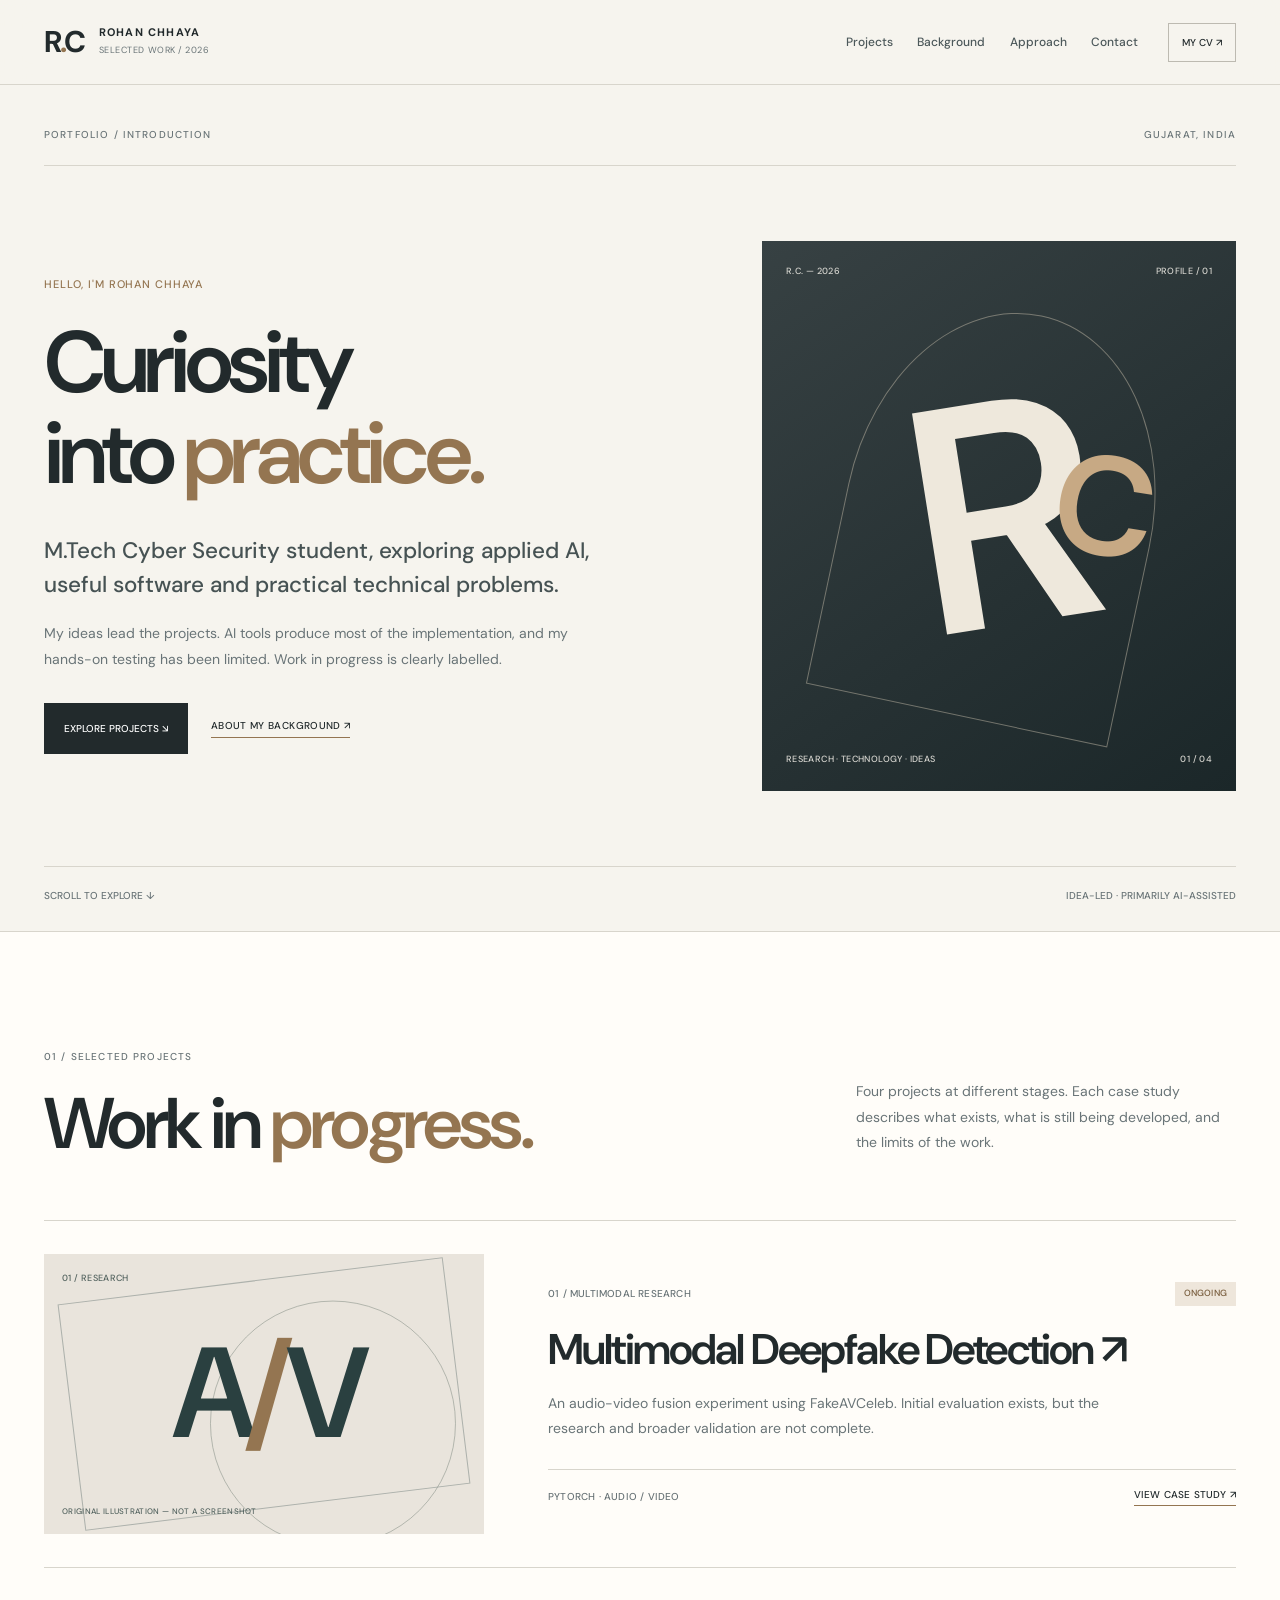
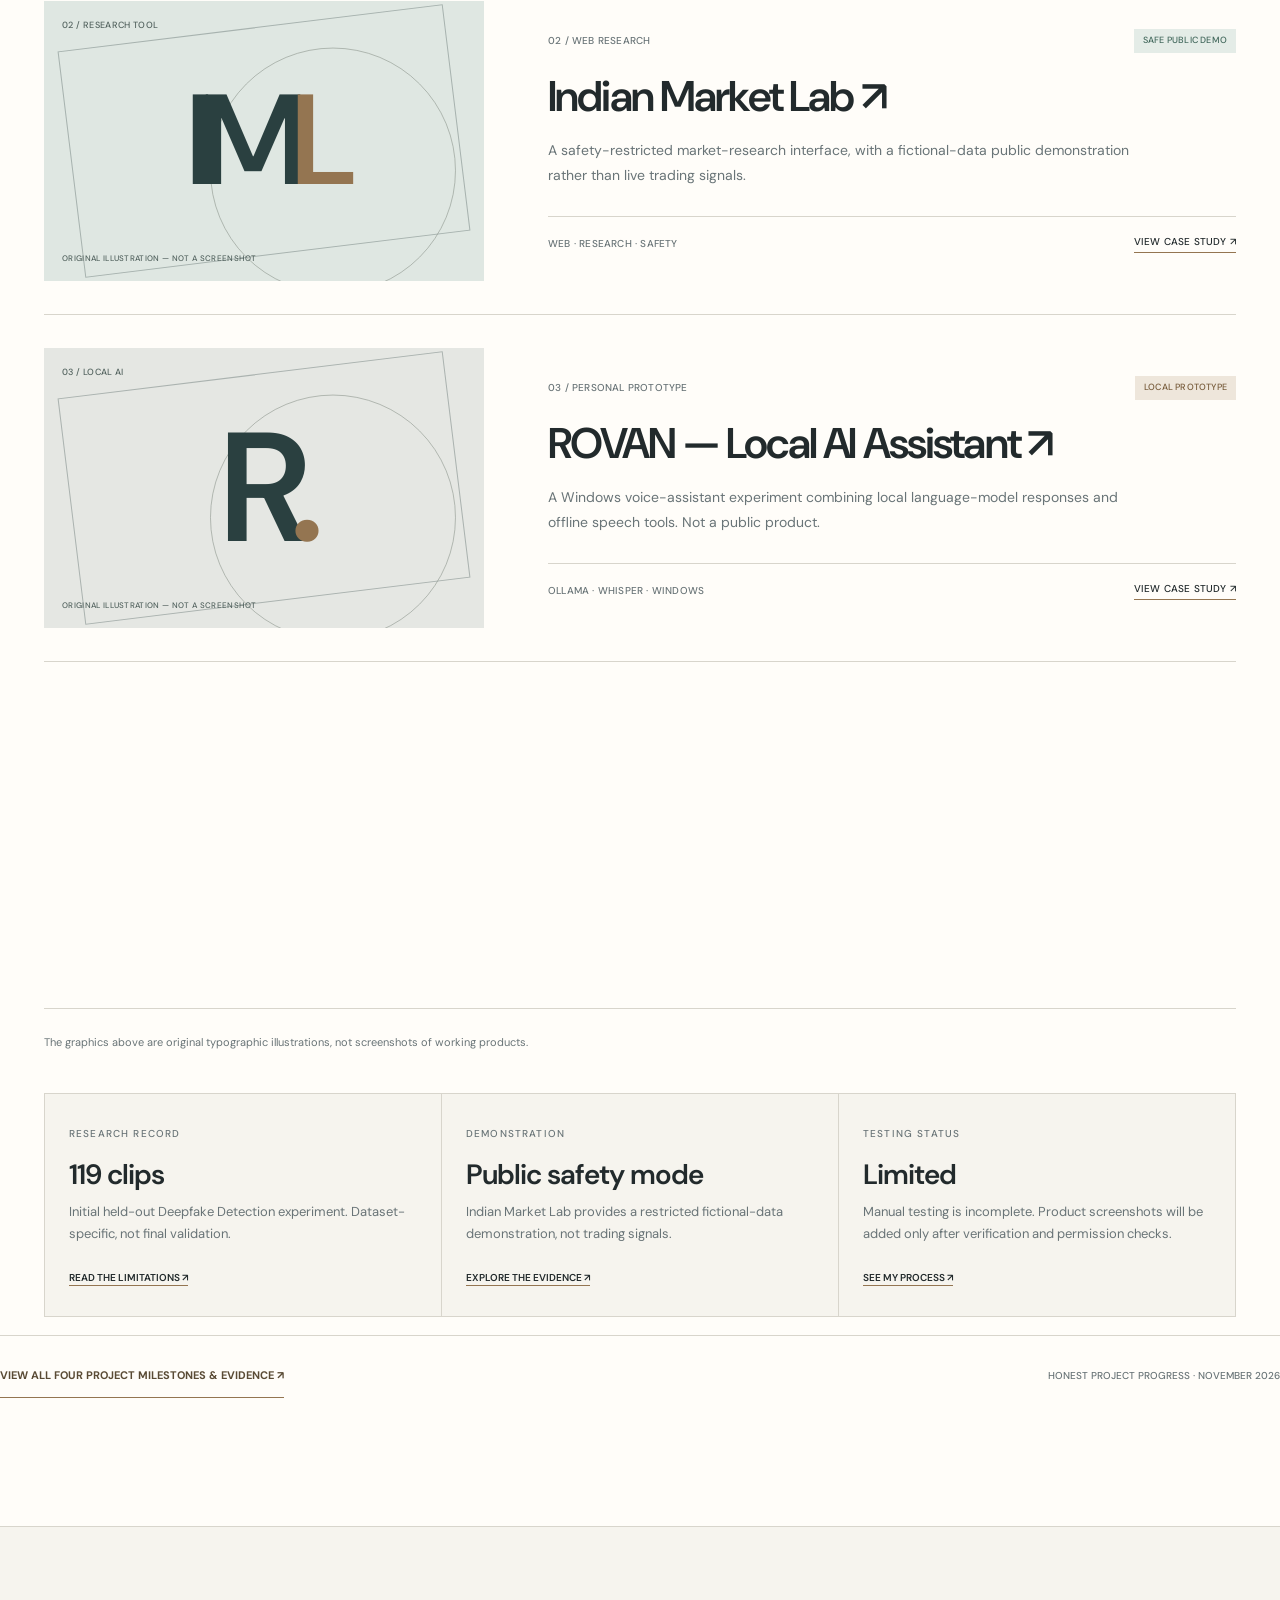
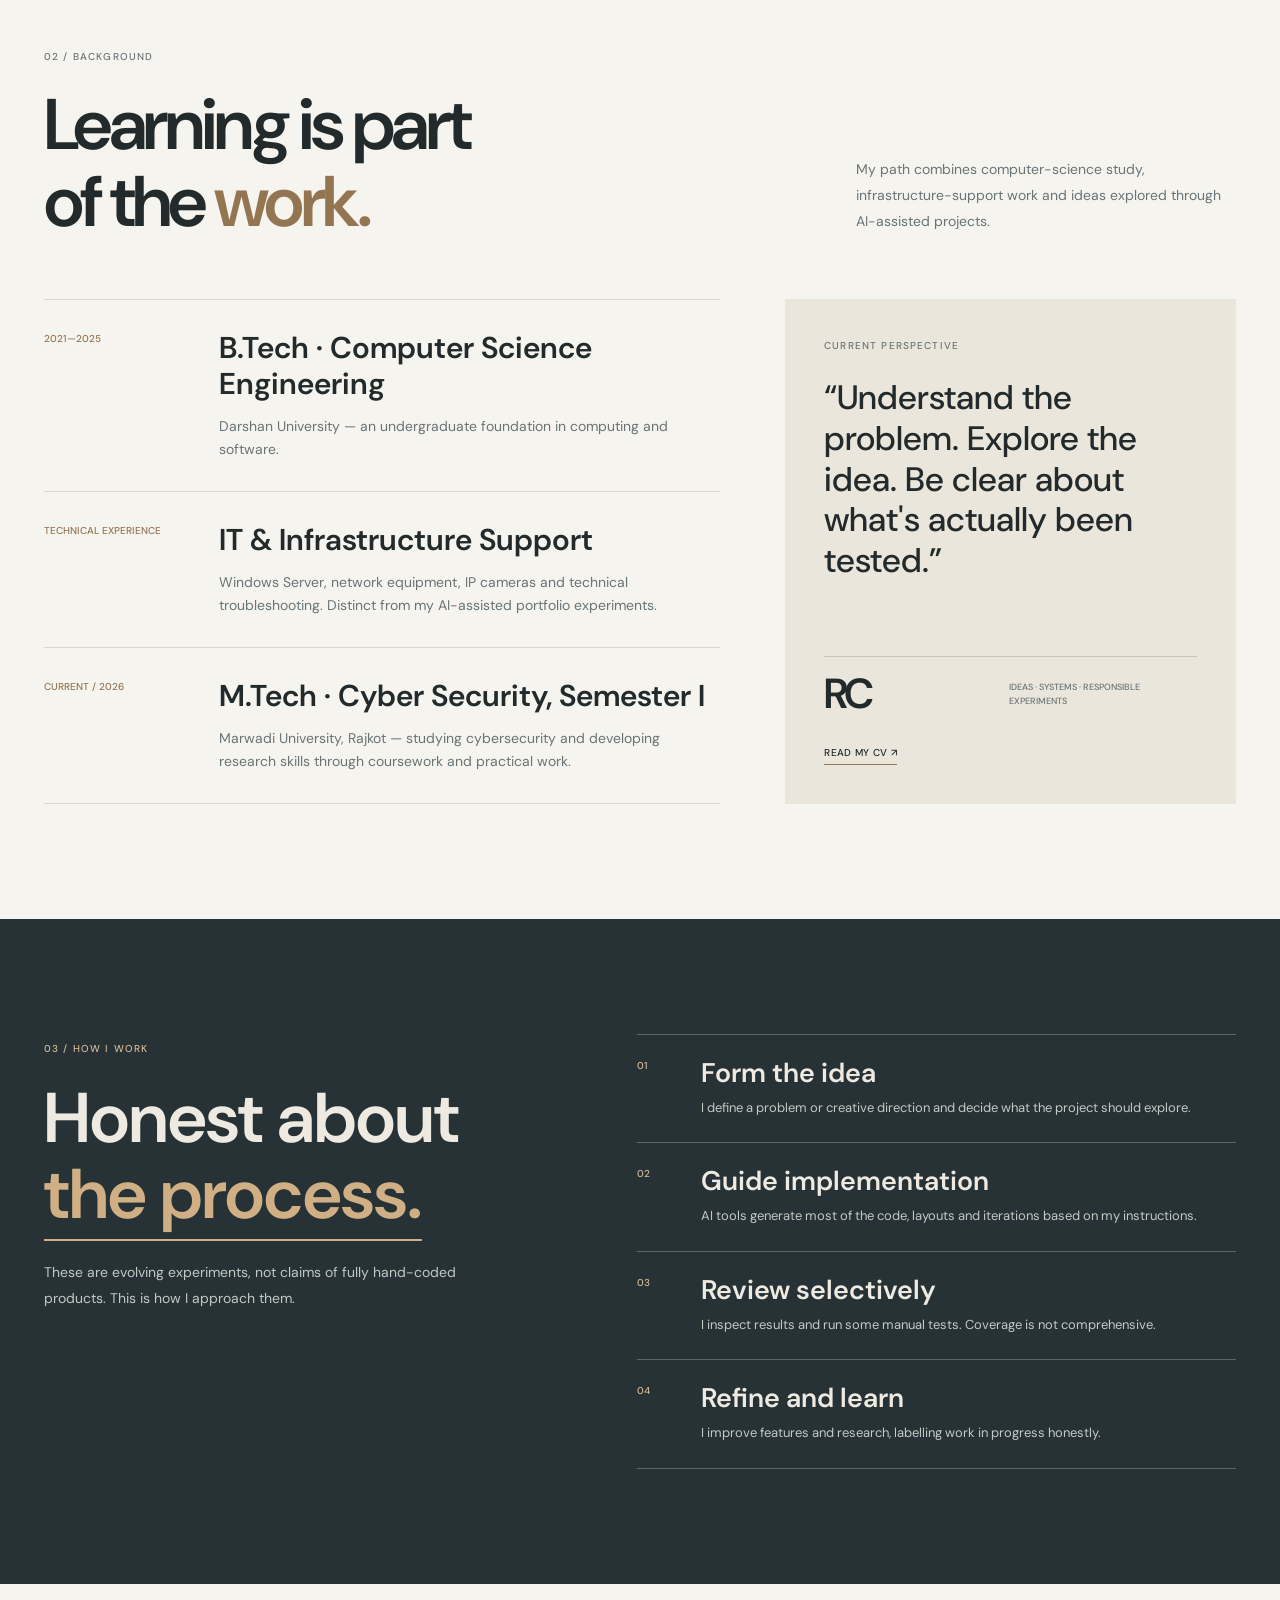
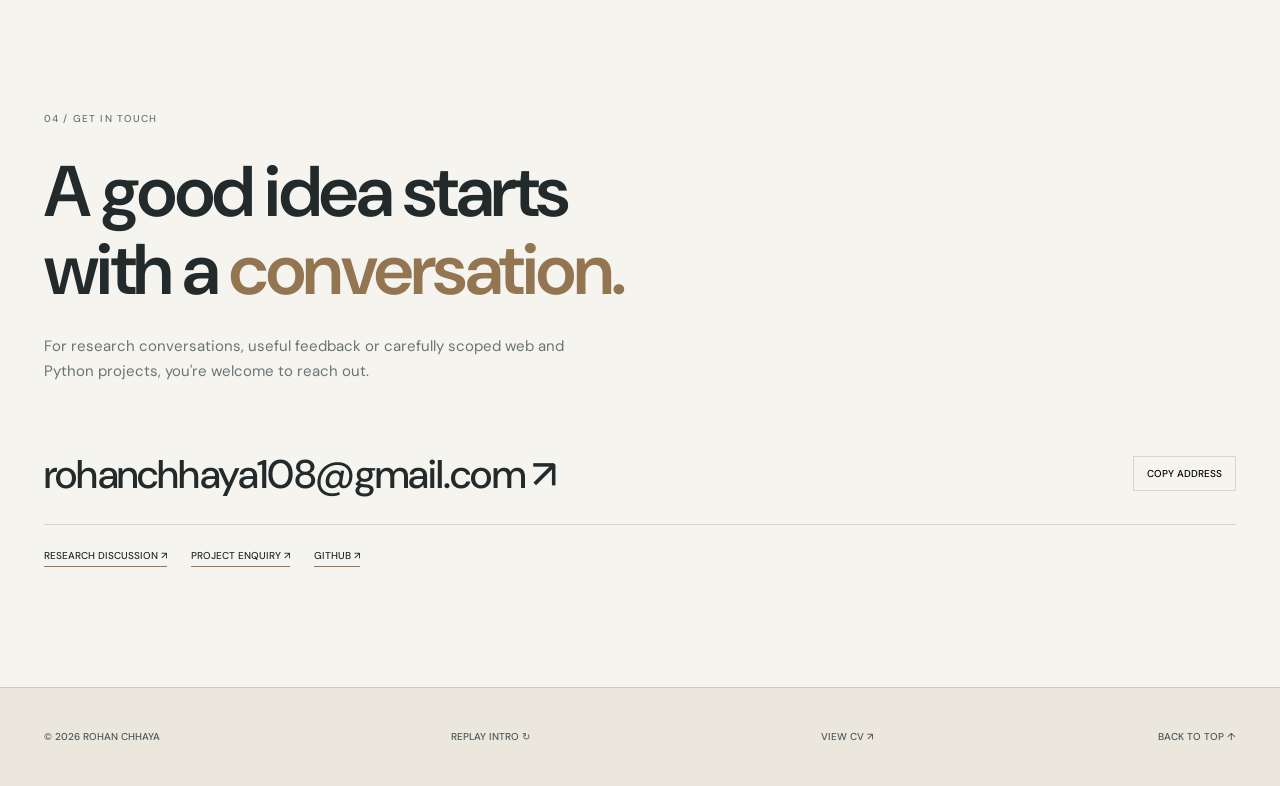
<file: index.html>
<!doctype html>
<html lang="en">
<head>
<meta charset="utf-8">
<meta name="viewport" content="width=device-width,initial-scale=1">
<meta name="theme-color" content="#f6f4ee">
<meta name="color-scheme" content="light">
<meta name="description" content="Rohan Chhaya — M.Tech Cyber Security student at Marwadi University. A classic portfolio of ongoing research, AI-assisted projects and technical experience.">
<meta property="og:type" content="website">
<meta property="og:url" content="https://xyzabc8108-prog.github.io/rohan-portfolio-classic/">
<meta property="og:image" content="https://xyzabc8108-prog.github.io/rohan-portfolio-classic/social-preview.png">
<meta property="og:image:width" content="1200">
<meta property="og:image:height" content="630">
<meta property="og:image:alt" content="Rohan Chhaya — Classic Professional portfolio, selected work">
<meta name="twitter:card" content="summary_large_image">
<meta name="twitter:title" content="Rohan Chhaya — Classic Portfolio">
<meta name="twitter:description" content="Cyber Security student, technical support background and AI-assisted experiments with honest progress labels.">
<meta name="twitter:image" content="https://xyzabc8108-prog.github.io/rohan-portfolio-classic/social-preview.png">
<meta name="robots" content="index,follow,max-image-preview:large">
<meta property="og:title" content="Rohan Chhaya — Selected Work">
<meta property="og:description" content="Ideas, practical experiments and technical projects, presented with honest development statuses.">
<link rel="canonical" href="https://xyzabc8108-prog.github.io/rohan-portfolio-classic/">
<title>Rohan Chhaya — Selected Work | Classic Portfolio</title>
<link rel="icon" href="favicon.svg?v=2" type="image/svg+xml">
<link rel="preconnect" href="https://fonts.googleapis.com"><link rel="preconnect" href="https://fonts.gstatic.com" crossorigin>
<link href="https://fonts.googleapis.com/css2?family=DM+Sans:wght@400;500;600;700&display=swap" rel="stylesheet">
<link rel="stylesheet" href="classic.css">
<script>try{if(!matchMedia('(prefers-reduced-motion: reduce)').matches&&sessionStorage.getItem('rc-classic-seen')!=='1')document.documentElement.classList.add('intro-on')}catch(e){}</script>
<script src="classic.js" defer></script>
</head>
<body data-page="home">
<a class="skip-link" href="#main">Skip to content</a>
<div id="opening" class="opening" role="dialog" aria-modal="true" aria-label="Opening portfolio">
 <div class="opening-top"><span>RC / SELECTED WORK</span><span>PORTFOLIO · 2026</span></div>
 <div class="opening-center"><p>AN INTRODUCTION</p><span class="opening-monogram" aria-hidden="true">RC</span><h2>Rohan <em>Chhaya.</em></h2><span class="opening-caption">THOUGHTFUL IDEAS. PRACTICAL EXPERIMENTS.</span></div>
 <div class="opening-bottom"><span class="opening-progress" aria-hidden="true"><i></i></span><button class="opening-skip" type="button">SKIP INTRO ↗</button></div>
</div>
<div id="site" class="site">
<div id="top" class="top-anchor" aria-hidden="true"></div>
<header class="site-header"><div class="header-inner wrap">
 <a class="wordmark" href="#top" aria-label="Rohan Chhaya home"><span class="wordmark-initials">R<span>.</span>C</span><span class="wordmark-name">ROHAN CHHAYA<small>SELECTED WORK / 2026</small></span></a>
 <nav class="site-nav" id="site-nav" aria-label="Main navigation"><a href="#work">Projects</a><a href="#background">Background</a><a href="#method">Approach</a><a href="#contact">Contact</a></nav>
 <div class="header-side"><a class="other-version" href="cv.html" title="Read my CV">MY CV ↗</a><button class="menu-button" type="button" aria-controls="site-nav" aria-expanded="false" aria-label="Open menu"><span></span><span></span></button></div>
</div></header>
<main id="main">
<section class="hero wrap" aria-labelledby="hero-title">
 <div class="hero-intro"><span class="eyebrow">PORTFOLIO / INTRODUCTION</span><span class="eyebrow">GUJARAT, INDIA</span></div>
 <div class="hero-columns">
  <div class="hero-copy">
   <p class="hero-kicker">HELLO, I'M ROHAN CHHAYA</p>
   <h1 id="hero-title">Curiosity<br>into <em>practice.</em></h1>
   <p class="hero-lead">M.Tech Cyber Security student, exploring applied AI, useful software and practical technical problems.</p>
   <p class="hero-honesty">My ideas lead the projects. AI tools produce most of the implementation, and my hands-on testing has been limited. Work in progress is clearly labelled.</p>
   <div class="hero-actions"><a class="button button-dark" href="#work">EXPLORE PROJECTS ↘</a><a class="text-link" href="#background">ABOUT MY BACKGROUND ↗</a></div>
  </div>
  <aside class="hero-art" aria-label="Decorative abstract typographic monogram, not a portrait"><div class="hero-art-top"><span>R.C. — 2026</span><span>PROFILE / 01</span></div><div class="hero-art-center" aria-hidden="true"><div class="hero-arch"></div><span>R</span><b>C</b></div><div class="hero-art-bottom"><span>RESEARCH · TECHNOLOGY · IDEAS</span><span>01 / 04</span></div></aside>
 </div>
 <div class="hero-foot"><span>SCROLL TO EXPLORE ↓</span><span>IDEA-LED · PRIMARILY AI-ASSISTED</span></div>
</section>
<section class="work-section" id="work" aria-labelledby="work-title"><div class="wrap">
 <div class="section-head"><div><span class="eyebrow">01 / SELECTED PROJECTS</span><h2 id="work-title">Work in <em>progress.</em></h2></div><p>Four projects at different stages. Each case study describes what exists, what is still being developed, and the limits of the work.</p></div>
 <div class="project-list">
  <article class="project-item">
   <a class="project-graphic graphic-deepfake" href="projects/deepfake.html" aria-label="Deepfake Detection case study"><span class="graphic-meta">01 / RESEARCH</span><span class="graphic-symbol">A<span>/</span>V</span><span class="graphic-base">ORIGINAL ILLUSTRATION — NOT A SCREENSHOT</span></a>
   <div class="project-info"><div class="project-top"><span>01 / MULTIMODAL RESEARCH</span><span class="state">ONGOING</span></div><h3><a href="projects/deepfake.html">Multimodal Deepfake Detection ↗</a></h3><p>An audio-video fusion experiment using FakeAVCeleb. Initial evaluation exists, but the research and broader validation are not complete.</p><div class="project-bottom"><span>PYTORCH · AUDIO / VIDEO</span><a href="projects/deepfake.html">VIEW CASE STUDY ↗</a></div></div>
  </article>
  <article class="project-item">
   <a class="project-graphic graphic-market" href="projects/market.html" aria-label="Indian Market Lab case study"><span class="graphic-meta">02 / RESEARCH TOOL</span><span class="graphic-symbol">IM<span>L</span></span><span class="graphic-base">ORIGINAL ILLUSTRATION — NOT A SCREENSHOT</span></a>
   <div class="project-info"><div class="project-top"><span>02 / WEB RESEARCH</span><span class="state state-muted">SAFE PUBLIC DEMO</span></div><h3><a href="projects/market.html">Indian Market Lab ↗</a></h3><p>A safety-restricted market-research interface, with a fictional-data public demonstration rather than live trading signals.</p><div class="project-bottom"><span>WEB · RESEARCH · SAFETY</span><a href="projects/market.html">VIEW CASE STUDY ↗</a></div></div>
  </article>
  <article class="project-item">
   <a class="project-graphic graphic-rovan" href="projects/rovan.html" aria-label="ROVAN case study"><span class="graphic-meta">03 / LOCAL AI</span><span class="graphic-symbol">R<span>.</span></span><span class="graphic-base">ORIGINAL ILLUSTRATION — NOT A SCREENSHOT</span></a>
   <div class="project-info"><div class="project-top"><span>03 / PERSONAL PROTOTYPE</span><span class="state">LOCAL PROTOTYPE</span></div><h3><a href="projects/rovan.html">ROVAN — Local AI Assistant ↗</a></h3><p>A Windows voice-assistant experiment combining local language-model responses and offline speech tools. Not a public product.</p><div class="project-bottom"><span>OLLAMA · WHISPER · WINDOWS</span><a href="projects/rovan.html">VIEW CASE STUDY ↗</a></div></div>
  </article>
  <article class="project-item">
   <a class="project-graphic graphic-automoto" href="projects/automoto.html" aria-label="AutoMoto Studio case study"><span class="graphic-meta">04 / CREATIVE TOOL</span><span class="graphic-symbol">A<span>M</span></span><span class="graphic-base">ORIGINAL ILLUSTRATION — NOT A SCREENSHOT</span></a>
   <div class="project-info"><div class="project-top"><span>04 / AUTOMOTIVE VIDEO</span><span class="state">PRIVATE / WIP</span></div><h3><a href="projects/automoto.html">AutoMoto Studio ↗</a></h3><p>A photo-based automotive Reels editor with motion, audio and vertical video export. Owner-only and still in development.</p><div class="project-bottom"><span>PYTHON · VIDEO EXPORT</span><a href="projects/automoto.html">VIEW CASE STUDY ↗</a></div></div>
  </article>
  
 </div>
 <p class="work-caveat">The graphics above are original typographic illustrations, not screenshots of working products.</p>
 <div class="evidence-summary" aria-label="Evidence and project transparency"><div><span class="eyebrow">RESEARCH RECORD</span><strong>119 clips</strong><p>Initial held-out Deepfake Detection experiment. Dataset-specific, not final validation.</p><a href="projects/deepfake.html#current">READ THE LIMITATIONS ↗</a></div><div><span class="eyebrow">DEMONSTRATION</span><strong>Public safety mode</strong><p>Indian Market Lab provides a restricted fictional-data demonstration, not trading signals.</p><a href="projects/market.html#current">EXPLORE THE EVIDENCE ↗</a></div><div><span class="eyebrow">TESTING STATUS</span><strong>Limited</strong><p>Manual testing is incomplete. Product screenshots will be added only after verification and permission checks.</p><a href="#method">SEE MY PROCESS ↗</a></div></div>
</div>
<p class="log-cta"><a href="project-log.html">VIEW ALL FOUR PROJECT MILESTONES &amp; EVIDENCE ↗</a><span>HONEST PROJECT PROGRESS · NOVEMBER 2026</span></p>
</section>
<section class="background-section wrap" id="background" aria-labelledby="background-title">
 <div class="section-head"><div><span class="eyebrow">02 / BACKGROUND</span><h2 id="background-title">Learning is part<br>of the <em>work.</em></h2></div><p>My path combines computer-science study, infrastructure-support work and ideas explored through AI-assisted projects.</p></div>
 <div class="background-grid"><div class="timeline">
  <div class="timeline-entry"><span>2021—2025</span><div><h3>B.Tech · Computer Science Engineering</h3><p>Darshan University — an undergraduate foundation in computing and software.</p></div></div>
  <div class="timeline-entry"><span>TECHNICAL EXPERIENCE</span><div><h3>IT &amp; Infrastructure Support</h3><p>Windows Server, network equipment, IP cameras and technical troubleshooting. Distinct from my AI-assisted portfolio experiments.</p></div></div>
  <div class="timeline-entry"><span>CURRENT / 2026</span><div><h3>M.Tech · Cyber Security, Semester I</h3><p>Marwadi University, Rajkot — studying cybersecurity and developing research skills through coursework and practical work.</p></div></div>
 </div><div class="background-note"><span class="eyebrow">CURRENT PERSPECTIVE</span><p>“Understand the problem. Explore the idea. Be clear about what's actually been tested.”</p><div class="note-signature"><span>RC</span><small>IDEAS · SYSTEMS · RESPONSIBLE EXPERIMENTS</small></div><a class="text-link" href="cv.html">READ MY CV ↗</a></div></div>
</section>
<section class="approach-section" id="method" aria-labelledby="approach-title"><div class="wrap approach-layout">
 <div><span class="eyebrow">03 / HOW I WORK</span><h2 id="approach-title">Honest about<br><em>the process.</em></h2><p>These are evolving experiments, not claims of fully hand-coded products. This is how I approach them.</p></div>
 <div class="approach-steps">
  <div><span>01</span><h3>Form the idea</h3><p>I define a problem or creative direction and decide what the project should explore.</p></div>
  <div><span>02</span><h3>Guide implementation</h3><p>AI tools generate most of the code, layouts and iterations based on my instructions.</p></div>
  <div><span>03</span><h3>Review selectively</h3><p>I inspect results and run some manual tests. Coverage is not comprehensive.</p></div>
  <div><span>04</span><h3>Refine and learn</h3><p>I improve features and research, labelling work in progress honestly.</p></div>
 </div>
</div></section>
<section class="contact-section wrap" id="contact" aria-labelledby="contact-title">
 <span class="eyebrow">04 / GET IN TOUCH</span><h2 id="contact-title">A good idea starts<br>with a <em>conversation.</em></h2>
 <p>For research conversations, useful feedback or carefully scoped web and Python projects, you're welcome to reach out.</p>
 <div class="contact-row"><a class="contact-email" href="mailto:rohanchhaya108@gmail.com">rohanchhaya108@gmail.com ↗</a><button type="button" class="copy-email">COPY ADDRESS</button></div>
 <div class="contact-links"><a href="mailto:rohanchhaya108@gmail.com?subject=Research%20Collaboration">RESEARCH DISCUSSION ↗</a><a href="mailto:rohanchhaya108@gmail.com?subject=Web%20or%20Python%20Project">PROJECT ENQUIRY ↗</a><a href="https://github.com/xyzabc8108-prog" target="_blank" rel="noopener noreferrer">GITHUB ↗</a></div><span class="copy-feedback" role="status" aria-live="polite"></span>
</section>
</main>
<footer class="footer"><div class="wrap footer-inner"><span>© <span class="year">2026</span> ROHAN CHHAYA</span><button class="replay-intro" type="button">REPLAY INTRO ↻</button><a href="cv.html">VIEW CV ↗</a><a href="#top" data-back-to-top>BACK TO TOP ↑</a></div></footer>
</div>
</body>
</html>
</file>
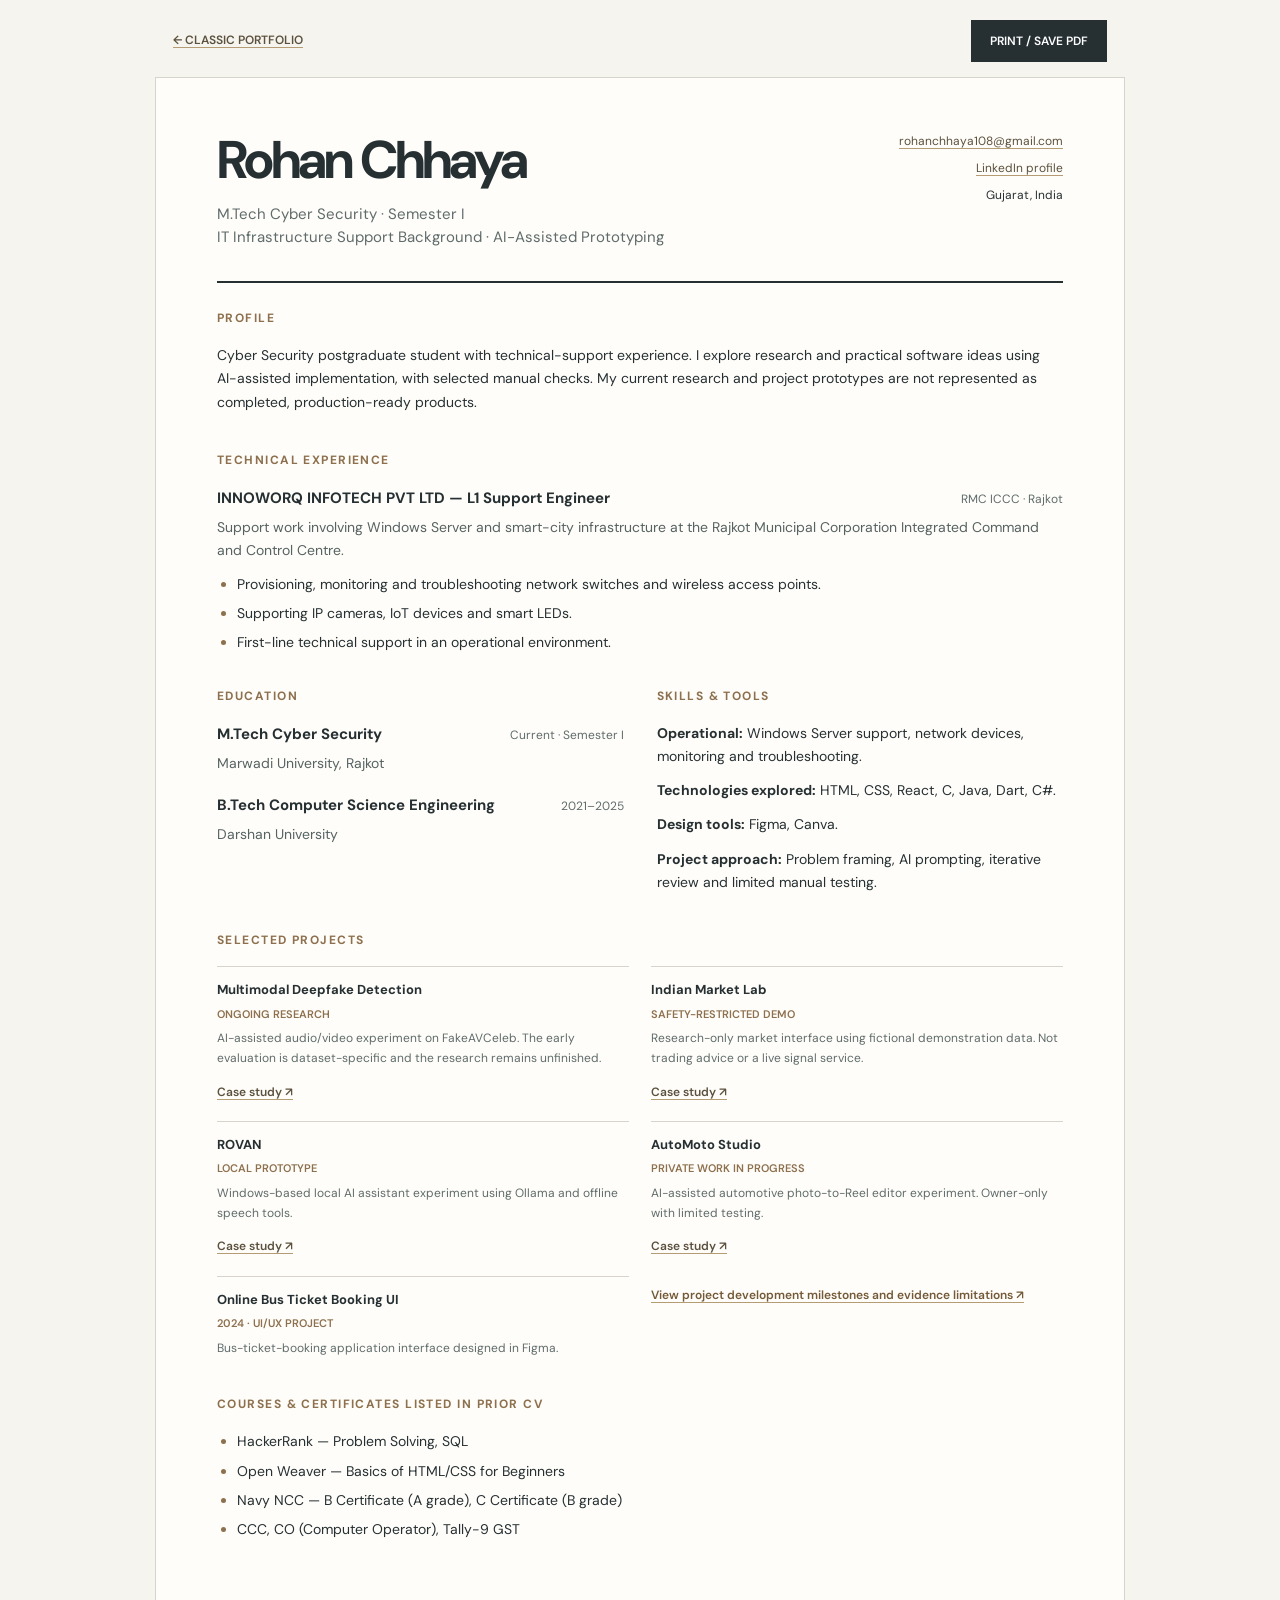
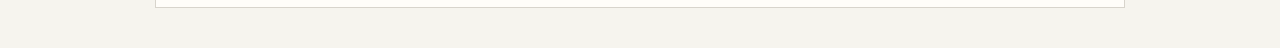
<file: cv.html>
<!doctype html>
<html lang="en">
<head>
<meta charset="utf-8"><meta name="viewport" content="width=device-width,initial-scale=1">
<meta name="theme-color" content="#f6f4ee"><meta name="color-scheme" content="light">
<meta name="robots" content="index,follow">
<meta name="description" content="Rohan Chhaya — professional profile, IT support experience, B.Tech CSE and current M.Tech Cyber Security studies, including honest AI-assisted project statuses.">
<link rel="canonical" href="https://xyzabc8108-prog.github.io/rohan-portfolio-classic/cv.html">
<title>Rohan Chhaya — Professional CV</title>
<link rel="icon" href="favicon.svg?v=2" type="image/svg+xml">
<link rel="preconnect" href="https://fonts.googleapis.com"><link rel="preconnect" href="https://fonts.gstatic.com" crossorigin>
<link href="https://fonts.googleapis.com/css2?family=DM+Sans:wght@400;500;600;700&display=swap" rel="stylesheet">
<style>
:root{--paper:#fffdf9;--bg:#f6f4ee;--ink:#263033;--sub:#5f6c6b;--border:#d8d4cc;--accent:#8d704e;--font:'DM Sans',Arial,sans-serif}
*{box-sizing:border-box}body{margin:0;background:var(--bg);font:400 14px/1.66 var(--font);color:var(--ink);-webkit-font-smoothing:antialiased}
a{color:#5b513e;text-decoration-color:#b59c74;text-underline-offset:3px}a:focus-visible,button:focus-visible{outline:2px solid var(--accent);outline-offset:3px}
.toolbar{max-width:970px;margin:20px auto 15px;display:flex;justify-content:space-between;align-items:center;gap:15px;padding:0 18px}
.toolbar a{font-weight:600;font-size:12px}.toolbar button{border:0;background:var(--ink);color:white;padding:13px 19px;font:600 12px var(--font);cursor:pointer}
.page{max-width:970px;margin:0 auto 40px;padding:54px 61px 60px;background:var(--paper);border:1px solid var(--border)}
.masthead{display:flex;gap:30px;justify-content:space-between;align-items:start;padding-bottom:32px;border-bottom:2px solid var(--ink)}
h1{font-size:clamp(35px,5vw,53px);line-height:1.05;letter-spacing:-.055em;margin:0 0 15px}
.role{font-size:15px;line-height:1.55;color:var(--sub);margin:0;max-width:580px}
.contact{min-width:190px;text-align:right;display:grid;gap:7px;font-size:12px}
section{padding-top:26px}h2{font-size:12px;text-transform:uppercase;letter-spacing:.12em;color:var(--accent);margin:0 0 15px;font-weight:700}
p{margin:0 0 11px}.two-col{display:grid;grid-template-columns:1fr 1fr;gap:33px}
.entry{margin-bottom:18px}.entry:last-child{margin-bottom:0}.entry-top{display:flex;justify-content:space-between;gap:18px;align-items:baseline;margin-bottom:5px}
.entry strong{font-size:15px}.entry time,.entry .secondary{font-size:12px;color:var(--sub)}.entry p{color:#566362}
ul{margin:8px 0 0;padding-left:20px}li{margin-bottom:6px}li::marker{color:var(--accent)}
.project-list{display:grid;grid-template-columns:1fr 1fr;gap:18px 22px}.project{border-top:1px solid var(--border);padding-top:12px}
.project strong{display:block;font-size:13px;margin-bottom:4px}.project .status{font-size:11px;color:var(--accent);display:block;margin-bottom:6px;font-weight:600}
.project p{color:var(--sub);font-size:12px}.project a{font-size:12px;font-weight:600}
.fineprint{border-top:1px solid var(--border);padding-top:16px;margin-top:18px;color:var(--sub);font-size:11px}
@media(max-width:700px){.page{padding:31px 25px;border:0}.masthead{display:block}.contact{margin-top:20px;text-align:left}.two-col,.project-list{grid-template-columns:1fr}.entry-top{display:block}.toolbar{margin:15px auto}.toolbar button{padding:11px 13px}}
@media print{@page{size:A4;margin:13mm}html,body{background:white}.toolbar,.fineprint{display:none}.page{padding:0;max-width:none;margin:0;border:0}section{padding-top:18px}h1{font-size:39px}h2{break-after:avoid}li,.entry,.project{break-inside:avoid}.project-list{gap:10px 18px}.masthead{padding-bottom:18px}}
.project-evidence-link{padding-top:10px;font-size:12px;font-weight:600}
.project-evidence-link a{color:#735937}
@media print{.project-evidence-link{display:none}}
</style>
</head>
<body>
<div class="toolbar"><a href="./">← CLASSIC PORTFOLIO</a><button type="button" onclick="window.print()">PRINT / SAVE PDF</button></div>
<main class="page">
<header class="masthead"><div><h1>Rohan Chhaya</h1><p class="role">M.Tech Cyber Security · Semester I<br>IT Infrastructure Support Background · AI-Assisted Prototyping</p></div>
<div class="contact"><a href="mailto:rohanchhaya108@gmail.com">rohanchhaya108@gmail.com</a><a href="https://www.linkedin.com/in/rohan-chhaya-5a48a0239/" target="_blank" rel="noopener noreferrer">LinkedIn profile</a><span>Gujarat, India</span></div></header>
<section><h2>Profile</h2><p>Cyber Security postgraduate student with technical-support experience. I explore research and practical software ideas using AI-assisted implementation, with selected manual checks. My current research and project prototypes are not represented as completed, production-ready products.</p></section>
<section><h2>Technical experience</h2><div class="entry"><div class="entry-top"><strong>INNOWORQ INFOTECH PVT LTD — L1 Support Engineer</strong><span class="secondary">RMC ICCC · Rajkot</span></div>
<p>Support work involving Windows Server and smart-city infrastructure at the Rajkot Municipal Corporation Integrated Command and Control Centre.</p><ul><li>Provisioning, monitoring and troubleshooting network switches and wireless access points.</li><li>Supporting IP cameras, IoT devices and smart LEDs.</li><li>First-line technical support in an operational environment.</li></ul></div></section>
<section class="two-col"><div><h2>Education</h2><div class="entry"><div class="entry-top"><strong>M.Tech Cyber Security</strong><time>Current · Semester I</time></div><p>Marwadi University, Rajkot</p></div><div class="entry"><div class="entry-top"><strong>B.Tech Computer Science Engineering</strong><time>2021–2025</time></div><p>Darshan University</p></div></div>
<div><h2>Skills & tools</h2><p><strong>Operational:</strong> Windows Server support, network devices, monitoring and troubleshooting.</p><p><strong>Technologies explored:</strong> HTML, CSS, React, C, Java, Dart, C#.</p><p><strong>Design tools:</strong> Figma, Canva.</p><p><strong>Project approach:</strong> Problem framing, AI prompting, iterative review and limited manual testing.</p></div></section>
<section><h2>Selected projects</h2><div class="project-list">
<div class="project"><strong>Multimodal Deepfake Detection</strong><span class="status">ONGOING RESEARCH</span><p>AI-assisted audio/video experiment on FakeAVCeleb. The early evaluation is dataset-specific and the research remains unfinished.</p><a href="projects/deepfake.html">Case study ↗</a></div>
<div class="project"><strong>Indian Market Lab</strong><span class="status">SAFETY-RESTRICTED DEMO</span><p>Research-only market interface using fictional demonstration data. Not trading advice or a live signal service.</p><a href="projects/market.html">Case study ↗</a></div>
<div class="project"><strong>ROVAN</strong><span class="status">LOCAL PROTOTYPE</span><p>Windows-based local AI assistant experiment using Ollama and offline speech tools.</p><a href="projects/rovan.html">Case study ↗</a></div>
<div class="project"><strong>AutoMoto Studio</strong><span class="status">PRIVATE WORK IN PROGRESS</span><p>AI-assisted automotive photo-to-Reel editor experiment. Owner-only with limited testing.</p><a href="projects/automoto.html">Case study ↗</a></div>

<div class="project"><strong>Online Bus Ticket Booking UI</strong><span class="status">2024 · UI/UX PROJECT</span><p>Bus-ticket-booking application interface designed in Figma.</p></div><p class="project-evidence-link"><a href="project-log.html">View project development milestones and evidence limitations ↗</a></p></section>
<section><h2>Courses & certificates listed in prior CV</h2><ul><li>HackerRank — Problem Solving, SQL</li><li>Open Weaver — Basics of HTML/CSS for Beginners</li><li>Navy NCC — B Certificate (A grade), C Certificate (B grade)</li><li>CCC, CO (Computer Operator), Tally-9 GST</li></ul></section>

</main></body></html>
</file>
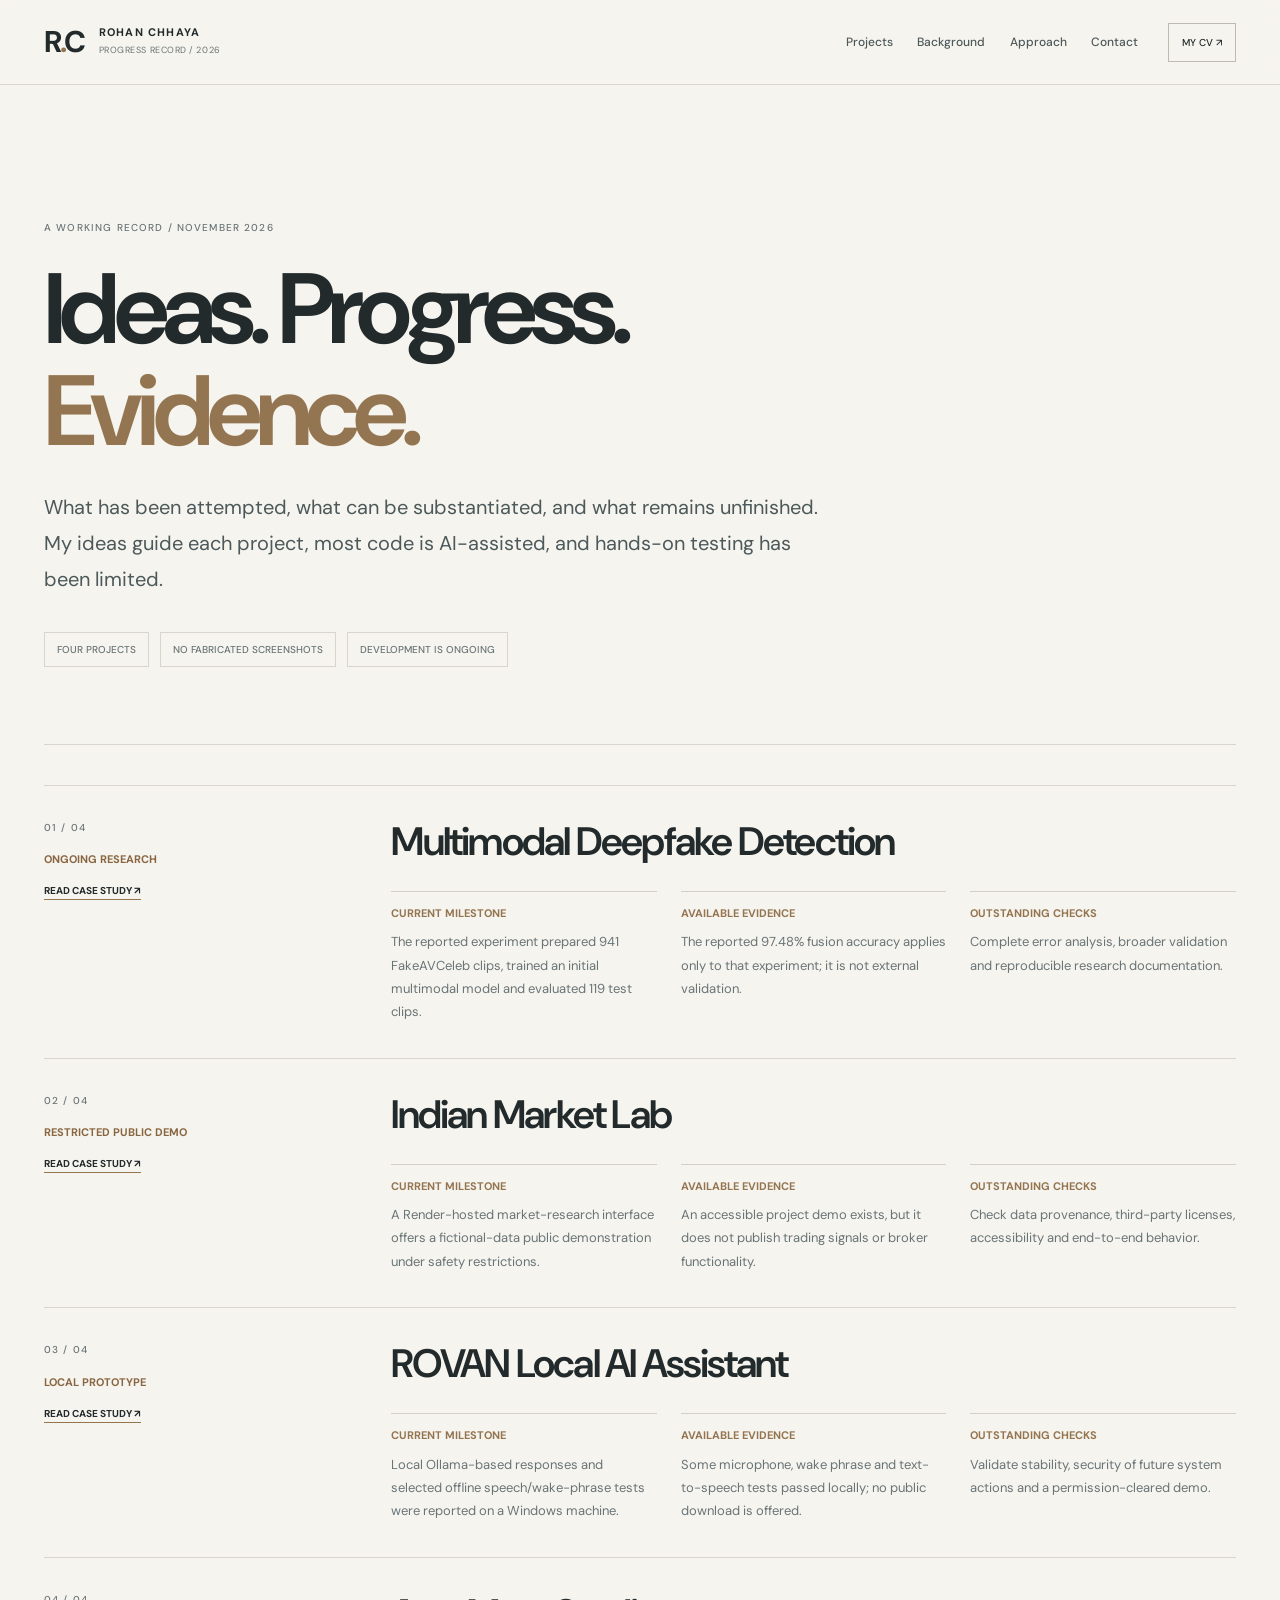
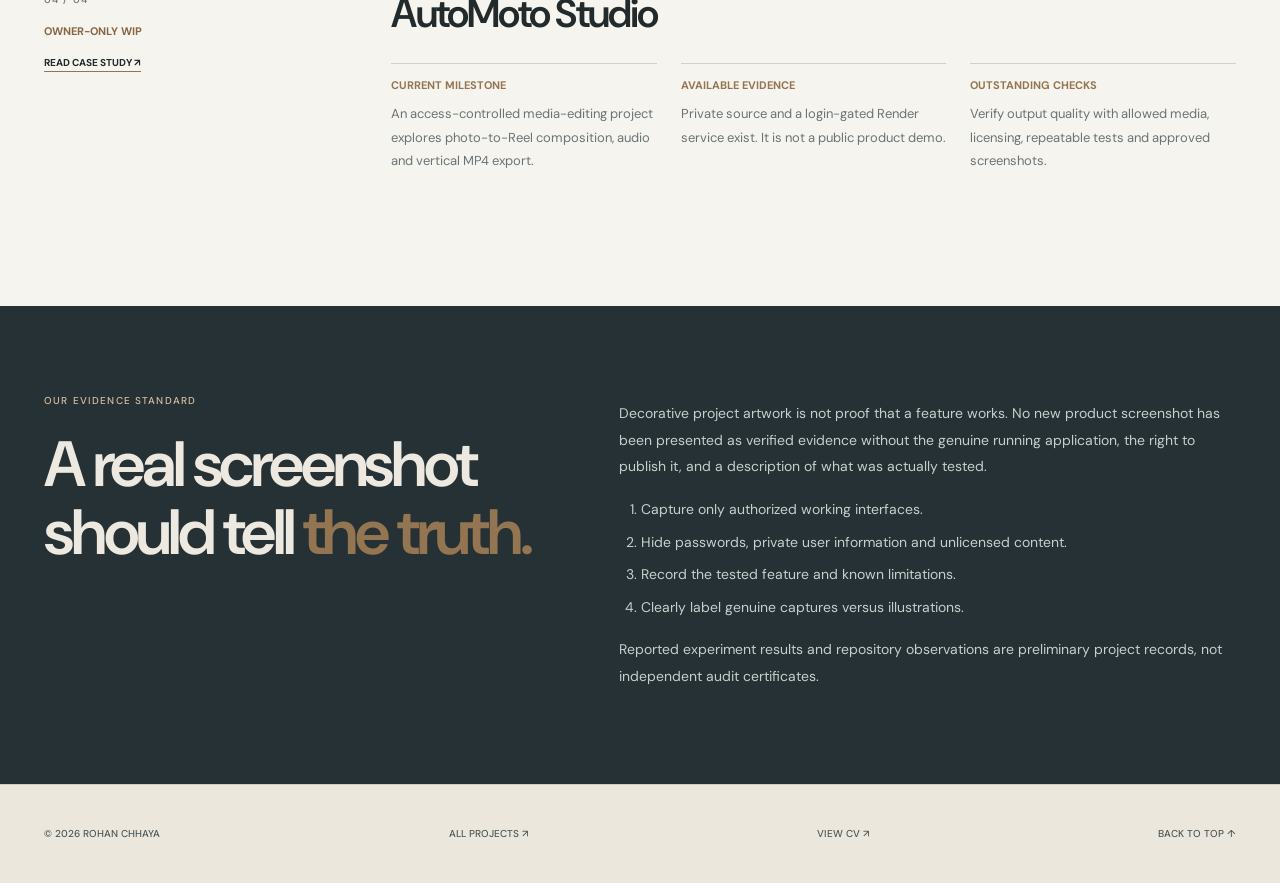
<file: project-log.html>
<!doctype html>
<html lang="en"><head>
<meta charset="utf-8"><meta name="viewport" content="width=device-width,initial-scale=1">
<meta name="theme-color" content="#f6f4ee"><meta name="color-scheme" content="light">
<meta name="description" content="A truthful record of Rohan Chhaya's four AI-assisted projects, current stages, available evidence and outstanding verification.">
<link rel="canonical" href="https://xyzabc8108-prog.github.io/rohan-portfolio-classic/project-log.html">
<meta property="og:type" content="website"><meta property="og:title" content="Project Progress — Rohan Chhaya Classic Portfolio">
<meta property="og:image" content="https://xyzabc8108-prog.github.io/rohan-portfolio-classic/social-preview.png">
<meta name="twitter:card" content="summary_large_image">
<title>Project Progress & Evidence — Rohan Chhaya</title>
<link rel="icon" href="favicon.svg?v=2" type="image/svg+xml">
<link rel="preconnect" href="https://fonts.googleapis.com"><link rel="preconnect" href="https://fonts.gstatic.com" crossorigin>
<link href="https://fonts.googleapis.com/css2?family=DM+Sans:wght@400;500;600;700&display=swap" rel="stylesheet">
<link rel="stylesheet" href="classic.css"><link rel="stylesheet" href="project-log.css"><script src="classic.js" defer></script>
</head><body data-page="log">
<a href="#main" class="skip-link">Skip to project evidence</a>
<div class="site" id="site"><div id="top" class="top-anchor" aria-hidden="true"></div>
<header class="site-header"><div class="header-inner wrap">
<a class="wordmark" href="index.html" aria-label="Classic portfolio homepage"><span class="wordmark-initials">R<span>.</span>C</span><span class="wordmark-name">ROHAN CHHAYA<small>PROGRESS RECORD / 2026</small></span></a>
<nav class="site-nav" id="site-nav" aria-label="Main navigation"><a href="index.html#work">Projects</a><a href="index.html#background">Background</a><a href="index.html#method">Approach</a><a href="index.html#contact">Contact</a></nav>
<div class="header-side"><a href="cv.html" class="other-version">MY CV ↗</a><button class="menu-button" type="button" aria-controls="site-nav" aria-expanded="false" aria-label="Open menu"><span></span><span></span></button></div>
</div></header>
<main id="main">
<section class="log-head wrap" aria-labelledby="page-title"><span class="eyebrow">A WORKING RECORD / NOVEMBER 2026</span><h1 id="page-title">Ideas. Progress.<br><em>Evidence.</em></h1>
<p>What has been attempted, what can be substantiated, and what remains unfinished. My ideas guide each project, most code is AI-assisted, and hands-on testing has been limited.</p>
<div class="log-facts"><span>FOUR PROJECTS</span><span>NO FABRICATED SCREENSHOTS</span><span>DEVELOPMENT IS ONGOING</span></div>
</section>
<section class="log-list wrap" aria-label="Project progress records">
<article class="log-record" id="deepfake">
<div class="log-label"><span class="eyebrow">01 / 04</span><span class="log-state">ONGOING RESEARCH</span><a href="projects/deepfake.html">READ CASE STUDY ↗</a></div>
<div class="log-body"><h2>Multimodal Deepfake Detection</h2><div class="log-facts-grid"><div><h3>Current milestone</h3><p>The reported experiment prepared 941 FakeAVCeleb clips, trained an initial multimodal model and evaluated 119 test clips.</p></div><div><h3>Available evidence</h3><p>The reported 97.48% fusion accuracy applies only to that experiment; it is not external validation.</p></div><div><h3>Outstanding checks</h3><p>Complete error analysis, broader validation and reproducible research documentation.</p></div></div></div>
</article>
<article class="log-record" id="market">
<div class="log-label"><span class="eyebrow">02 / 04</span><span class="log-state">RESTRICTED PUBLIC DEMO</span><a href="projects/market.html">READ CASE STUDY ↗</a></div>
<div class="log-body"><h2>Indian Market Lab</h2><div class="log-facts-grid"><div><h3>Current milestone</h3><p>A Render-hosted market-research interface offers a fictional-data public demonstration under safety restrictions.</p></div><div><h3>Available evidence</h3><p>An accessible project demo exists, but it does not publish trading signals or broker functionality.</p></div><div><h3>Outstanding checks</h3><p>Check data provenance, third-party licenses, accessibility and end-to-end behavior.</p></div></div></div>
</article>
<article class="log-record" id="rovan">
<div class="log-label"><span class="eyebrow">03 / 04</span><span class="log-state">LOCAL PROTOTYPE</span><a href="projects/rovan.html">READ CASE STUDY ↗</a></div>
<div class="log-body"><h2>ROVAN Local AI Assistant</h2><div class="log-facts-grid"><div><h3>Current milestone</h3><p>Local Ollama-based responses and selected offline speech/wake-phrase tests were reported on a Windows machine.</p></div><div><h3>Available evidence</h3><p>Some microphone, wake phrase and text-to-speech tests passed locally; no public download is offered.</p></div><div><h3>Outstanding checks</h3><p>Validate stability, security of future system actions and a permission-cleared demo.</p></div></div></div>
</article>
<article class="log-record" id="automoto">
<div class="log-label"><span class="eyebrow">04 / 04</span><span class="log-state">OWNER-ONLY WIP</span><a href="projects/automoto.html">READ CASE STUDY ↗</a></div>
<div class="log-body"><h2>AutoMoto Studio</h2><div class="log-facts-grid"><div><h3>Current milestone</h3><p>An access-controlled media-editing project explores photo-to-Reel composition, audio and vertical MP4 export.</p></div><div><h3>Available evidence</h3><p>Private source and a login-gated Render service exist. It is not a public product demo.</p></div><div><h3>Outstanding checks</h3><p>Verify output quality with allowed media, licensing, repeatable tests and approved screenshots.</p></div></div></div>
</article>

</section>
<section class="log-policy"><div class="wrap log-policy-inner"><div><span class="eyebrow">OUR EVIDENCE STANDARD</span><h2>A real screenshot<br>should tell <em>the truth.</em></h2></div>
<div><p>Decorative project artwork is not proof that a feature works. No new product screenshot has been presented as verified evidence without the genuine running application, the right to publish it, and a description of what was actually tested.</p><ol><li>Capture only authorized working interfaces.</li><li>Hide passwords, private user information and unlicensed content.</li><li>Record the tested feature and known limitations.</li><li>Clearly label genuine captures versus illustrations.</li></ol>
<p>Reported experiment results and repository observations are preliminary project records, not independent audit certificates.</p></div></div></section>
</main>
<footer class="footer"><div class="wrap footer-inner"><span>© <span class="year">2026</span> ROHAN CHHAYA</span><a href="index.html#work">ALL PROJECTS ↗</a><a href="cv.html">VIEW CV ↗</a><a href="#top" data-back-to-top>BACK TO TOP ↑</a></div></footer></div>
</body></html>
</file>
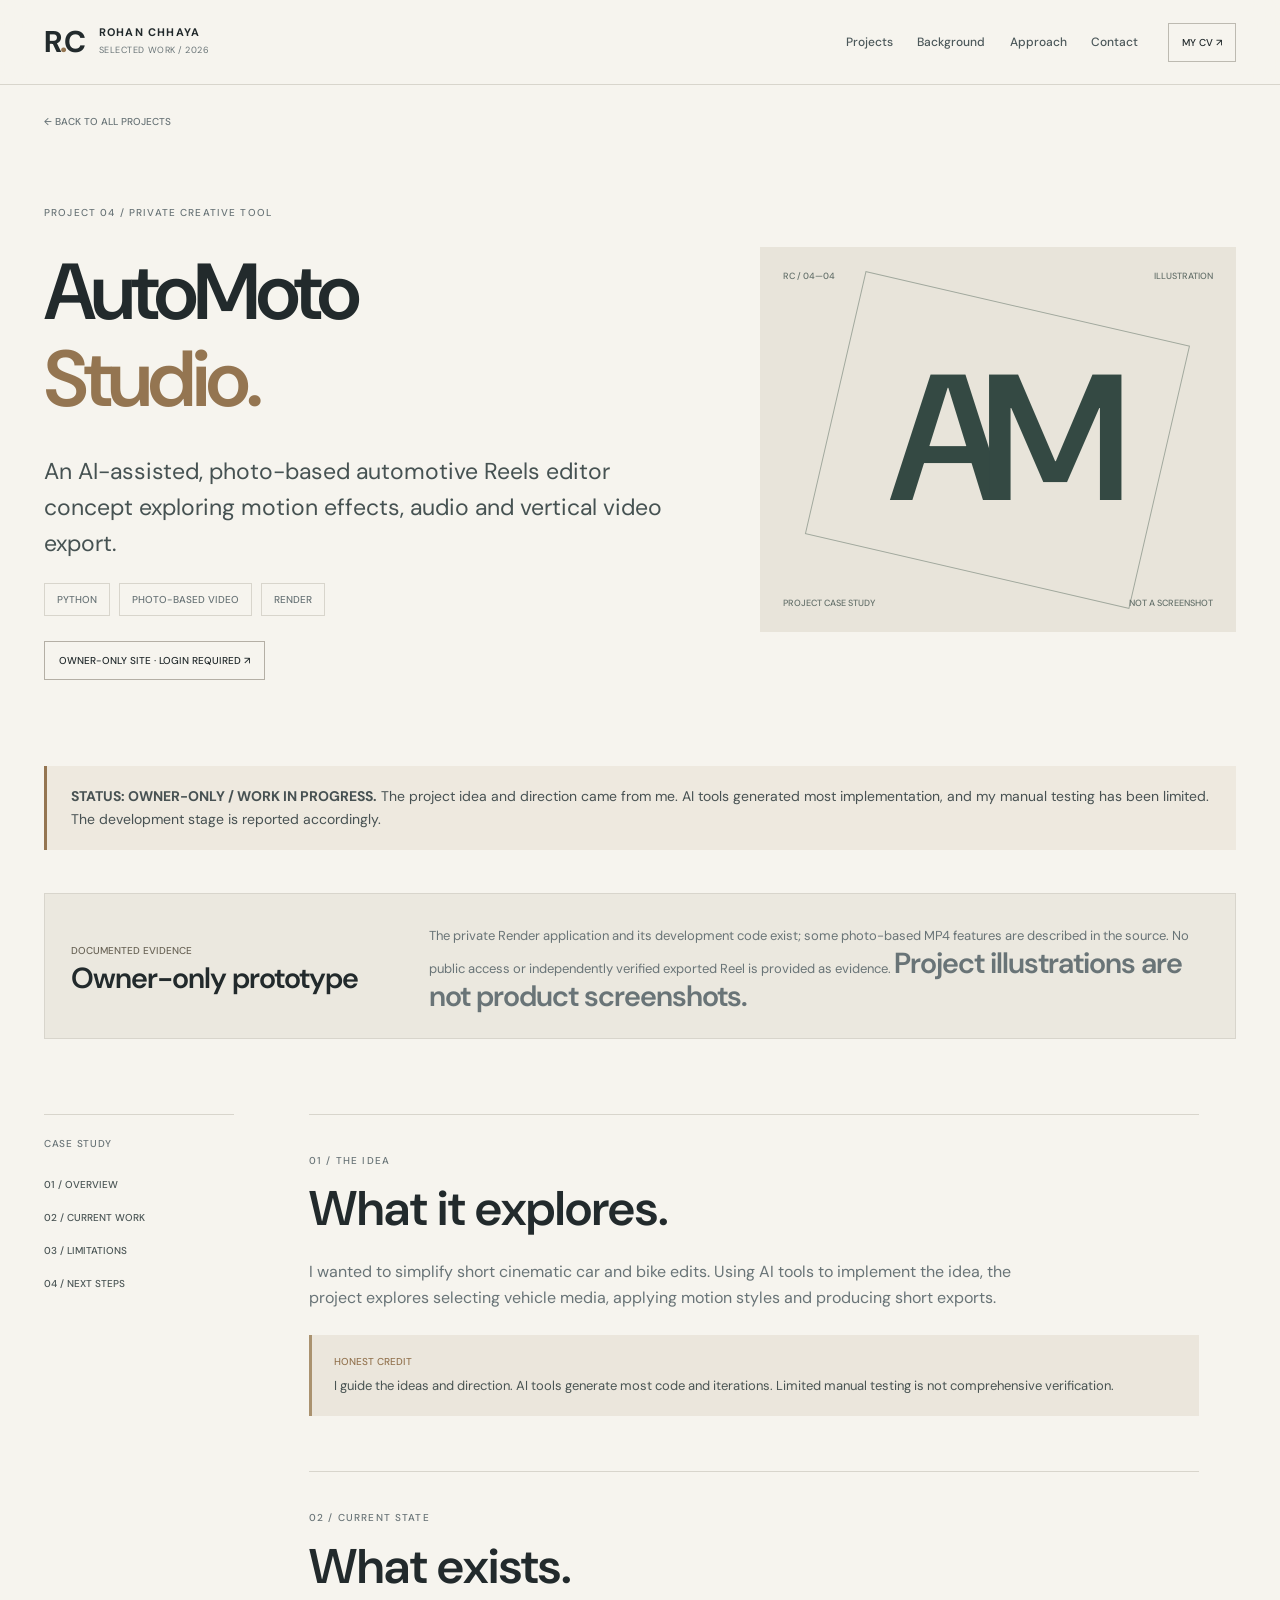
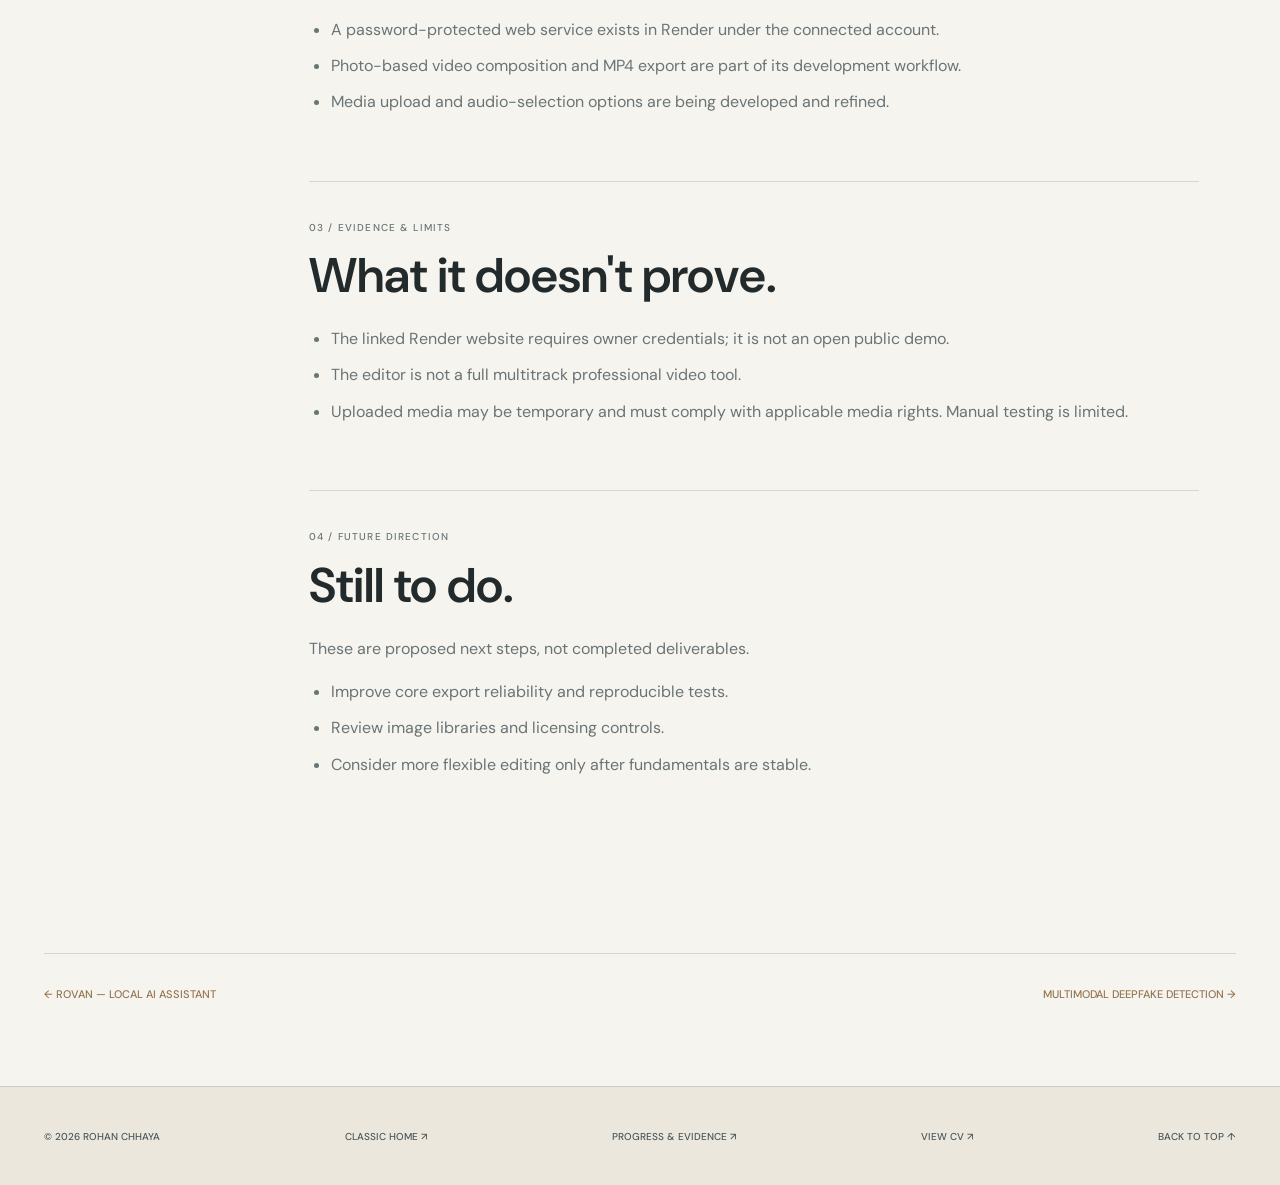
<file: projects/automoto.html>
<!doctype html>
<html lang="en">
<head>
<meta charset="utf-8"><meta name="viewport" content="width=device-width,initial-scale=1">
<meta name="theme-color" content="#f6f4ee"><meta name="color-scheme" content="light">
<meta name="description" content="AutoMoto Studio — honest project status, current progress and limitations. A case study by Rohan Chhaya.">
<title>AutoMoto Studio — Rohan Chhaya | Classic Portfolio</title>
<link rel="icon" href="../favicon.svg?v=2" type="image/svg+xml">
<link rel="preconnect" href="https://fonts.googleapis.com"><link rel="preconnect" href="https://fonts.gstatic.com" crossorigin>
<link href="https://fonts.googleapis.com/css2?family=DM+Sans:wght@400;500;600;700&display=swap" rel="stylesheet">
<link rel="stylesheet" href="../classic.css"><script src="../classic.js" defer></script>
</head>
<body data-page="case">
<a href="#main" class="skip-link">Skip to case study</a><div class="site" id="site">
<div id="top" class="top-anchor" aria-hidden="true"></div>
<header class="site-header"><div class="header-inner wrap">
<a class="wordmark" href="../index.html" aria-label="Classic portfolio homepage"><span class="wordmark-initials">R<span>.</span>C</span><span class="wordmark-name">ROHAN CHHAYA<small>SELECTED WORK / 2026</small></span></a>
<nav class="site-nav" id="site-nav" aria-label="Main navigation"><a href="../index.html#work">Projects</a><a href="../index.html#background">Background</a><a href="../index.html#method">Approach</a><a href="../index.html#contact">Contact</a></nav>
<div class="header-side"><a class="other-version" href="../cv.html">MY CV ↗</a><button class="menu-button" type="button" aria-controls="site-nav" aria-expanded="false" aria-label="Open menu"><span></span><span></span></button></div></div></header>
<main class="wrap" id="main"><a class="case-back" href="../index.html#work">← BACK TO ALL PROJECTS</a>
<section class="case-hero" aria-labelledby="case-title">
<div><span class="eyebrow">PROJECT 04 / Private creative tool</span><h1 id="case-title">AutoMoto<br><em>Studio.</em></h1>
<p class="case-lead">An AI-assisted, photo-based automotive Reels editor concept exploring motion effects, audio and vertical video export.</p>
<div class="case-meta"><span>PYTHON</span><span>PHOTO-BASED VIDEO</span><span>RENDER</span></div><div class="case-links"><a href="https://automoto-reels-studio-private.onrender.com/" target="_blank" rel="noopener noreferrer">OWNER-ONLY SITE · LOGIN REQUIRED ↗</a></div></div>
<div class="case-poster" role="img" aria-label="Original typographic illustration for AutoMoto Studio; not a software screenshot">
<div class="case-poster-top"><span>RC / 04—04</span><span>ILLUSTRATION</span></div>
<div class="case-poster-main">AM</div><div class="case-poster-bottom"><span>PROJECT CASE STUDY</span><span>NOT A SCREENSHOT</span></div>
</div></section>
<div class="case-status"><strong>STATUS: OWNER-ONLY / WORK IN PROGRESS.</strong> The project idea and direction came from me. AI tools generated most implementation, and my manual testing has been limited. The development stage is reported accordingly.</div>
<aside class="case-evidence" aria-label="Available project evidence"><div><small>DOCUMENTED EVIDENCE</small><br><strong>Owner-only prototype</strong></div><p>The private Render application and its development code exist; some photo-based MP4 features are described in the source. No public access or independently verified exported Reel is provided as evidence. <strong>Project illustrations are not product screenshots.</strong></p></aside>
<div class="case-layout"><aside class="case-aside" aria-label="Case study sections"><h2>CASE STUDY</h2><a href="#overview">01 / OVERVIEW</a><a href="#current">02 / CURRENT WORK</a><a href="#limits">03 / LIMITATIONS</a><a href="#next">04 / NEXT STEPS</a></aside>
<div><section class="case-section" id="overview"><span class="eyebrow">01 / THE IDEA</span><h2>What it explores.</h2><p>I wanted to simplify short cinematic car and bike edits. Using AI tools to implement the idea, the project explores selecting vehicle media, applying motion styles and producing short exports.</p><div class="case-note"><strong>HONEST CREDIT</strong> I guide the ideas and direction. AI tools generate most code and iterations. Limited manual testing is not comprehensive verification.</div></section>
<section class="case-section" id="current"><span class="eyebrow">02 / CURRENT STATE</span><h2>What exists.</h2><ul><li>A password-protected web service exists in Render under the connected account.</li><li>Photo-based video composition and MP4 export are part of its development workflow.</li><li>Media upload and audio-selection options are being developed and refined.</li></ul></section>
<section class="case-section" id="limits"><span class="eyebrow">03 / EVIDENCE &amp; LIMITS</span><h2>What it doesn't prove.</h2><ul><li>The linked Render website requires owner credentials; it is not an open public demo.</li><li>The editor is not a full multitrack professional video tool.</li><li>Uploaded media may be temporary and must comply with applicable media rights. Manual testing is limited.</li></ul></section>
<section class="case-section" id="next"><span class="eyebrow">04 / FUTURE DIRECTION</span><h2>Still to do.</h2><p>These are proposed next steps, not completed deliverables.</p><ul><li>Improve core export reliability and reproducible tests.</li><li>Review image libraries and licensing controls.</li><li>Consider more flexible editing only after fundamentals are stable.</li></ul></section></div>
</div>
<div class="case-more"><a href="rovan.html">← ROVAN — LOCAL AI ASSISTANT</a><a href="deepfake.html">MULTIMODAL DEEPFAKE DETECTION →</a></div>
</main>
<footer class="footer"><div class="wrap footer-inner"><span>© <span class="year">2026</span> ROHAN CHHAYA</span><a href="../index.html">CLASSIC HOME ↗</a><a href="../project-log.html#automoto">PROGRESS &amp; EVIDENCE ↗</a><a href="../cv.html">VIEW CV ↗</a><a href="#top" data-back-to-top>BACK TO TOP ↑</a></div></footer>
</div></body></html>
</file>
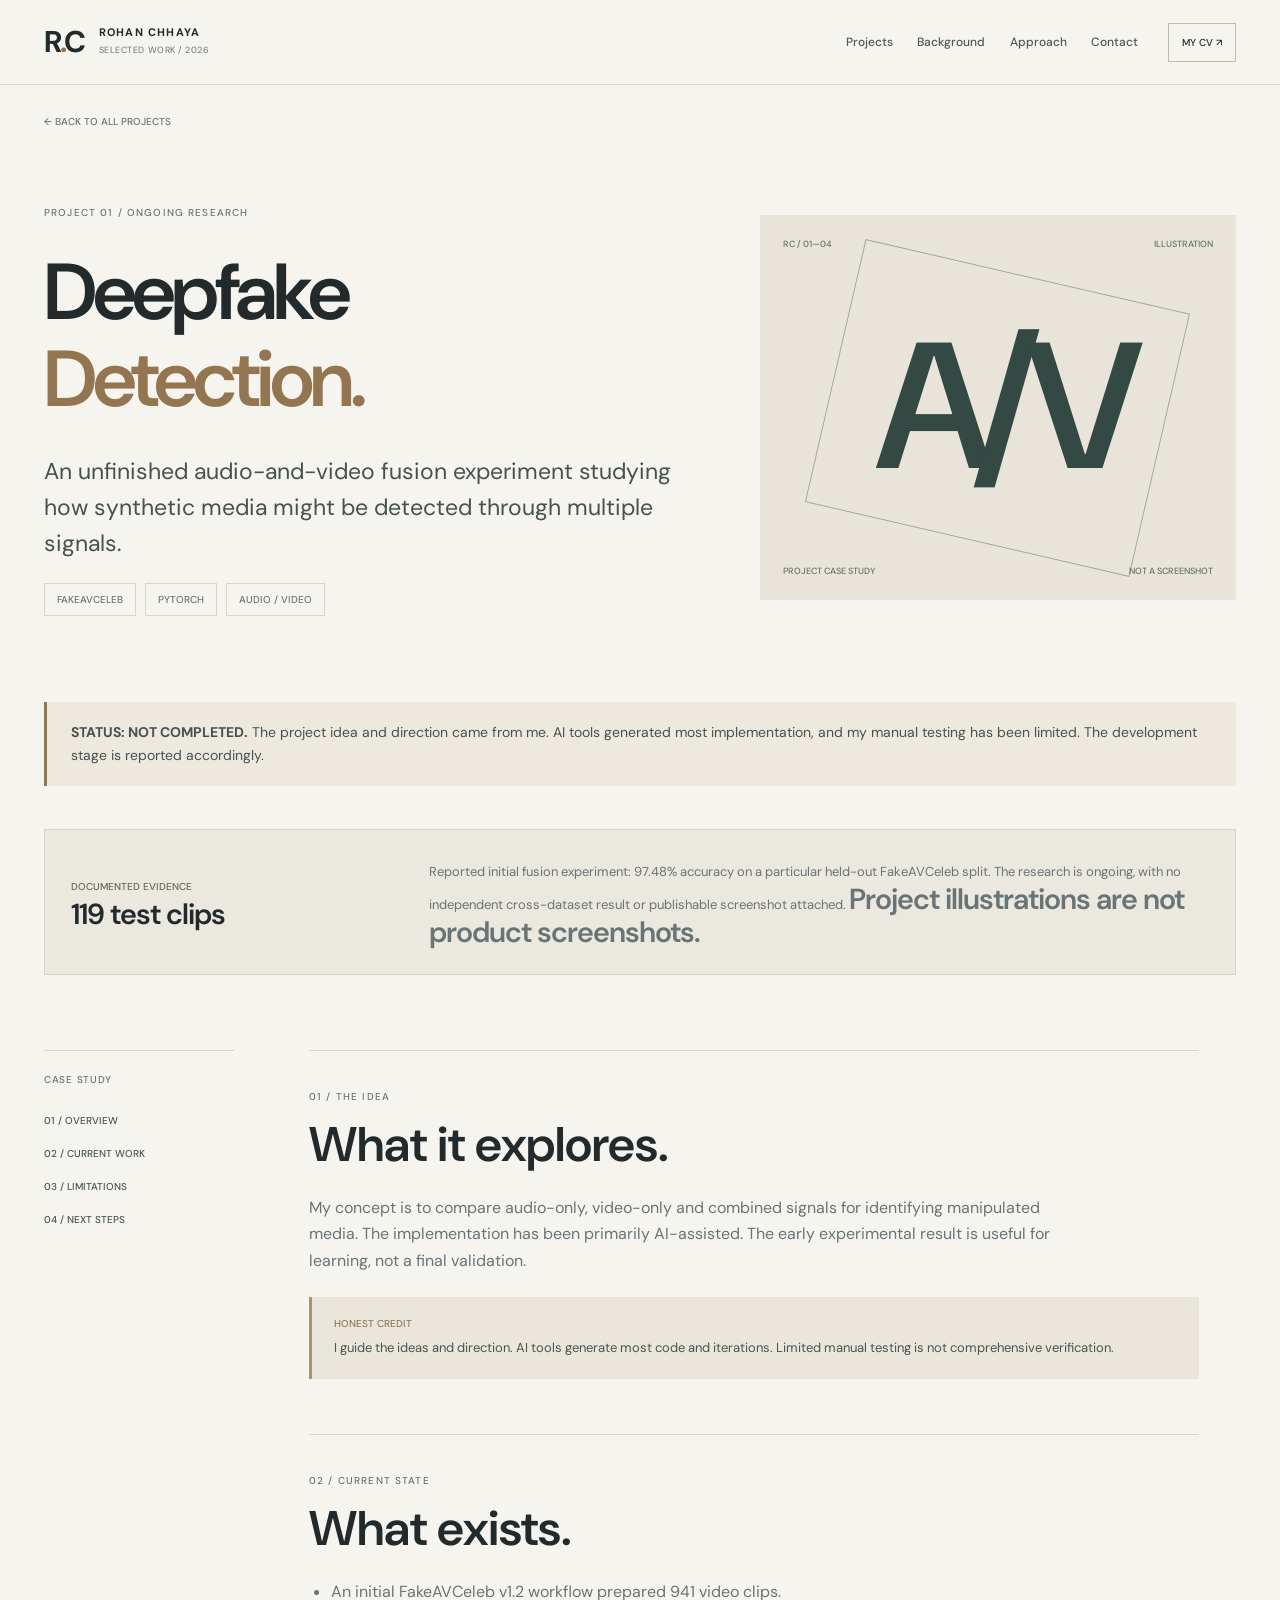
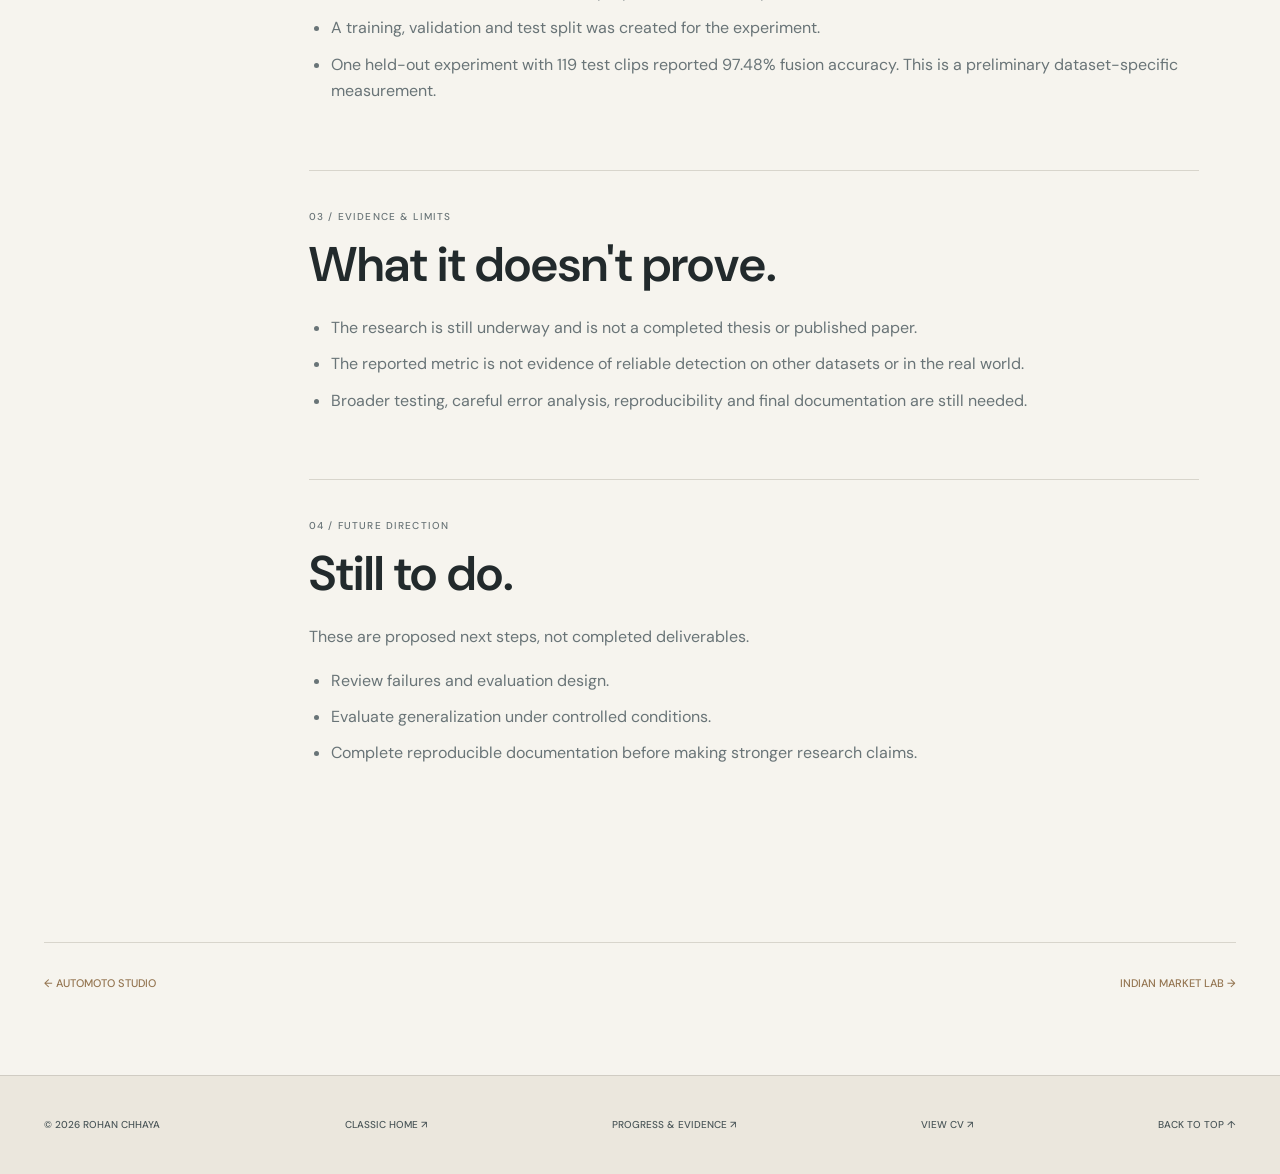
<file: projects/deepfake.html>
<!doctype html>
<html lang="en">
<head>
<meta charset="utf-8"><meta name="viewport" content="width=device-width,initial-scale=1">
<meta name="theme-color" content="#f6f4ee"><meta name="color-scheme" content="light">
<meta name="description" content="Multimodal Deepfake Detection — honest project status, current progress and limitations. A case study by Rohan Chhaya.">
<title>Multimodal Deepfake Detection — Rohan Chhaya | Classic Portfolio</title>
<link rel="icon" href="../favicon.svg?v=2" type="image/svg+xml">
<link rel="preconnect" href="https://fonts.googleapis.com"><link rel="preconnect" href="https://fonts.gstatic.com" crossorigin>
<link href="https://fonts.googleapis.com/css2?family=DM+Sans:wght@400;500;600;700&display=swap" rel="stylesheet">
<link rel="stylesheet" href="../classic.css"><script src="../classic.js" defer></script>
</head>
<body data-page="case">
<a href="#main" class="skip-link">Skip to case study</a><div class="site" id="site">
<div id="top" class="top-anchor" aria-hidden="true"></div>
<header class="site-header"><div class="header-inner wrap">
<a class="wordmark" href="../index.html" aria-label="Classic portfolio homepage"><span class="wordmark-initials">R<span>.</span>C</span><span class="wordmark-name">ROHAN CHHAYA<small>SELECTED WORK / 2026</small></span></a>
<nav class="site-nav" id="site-nav" aria-label="Main navigation"><a href="../index.html#work">Projects</a><a href="../index.html#background">Background</a><a href="../index.html#method">Approach</a><a href="../index.html#contact">Contact</a></nav>
<div class="header-side"><a class="other-version" href="../cv.html">MY CV ↗</a><button class="menu-button" type="button" aria-controls="site-nav" aria-expanded="false" aria-label="Open menu"><span></span><span></span></button></div></div></header>
<main class="wrap" id="main"><a class="case-back" href="../index.html#work">← BACK TO ALL PROJECTS</a>
<section class="case-hero" aria-labelledby="case-title">
<div><span class="eyebrow">PROJECT 01 / Ongoing research</span><h1 id="case-title">Deepfake<br><em>Detection.</em></h1>
<p class="case-lead">An unfinished audio-and-video fusion experiment studying how synthetic media might be detected through multiple signals.</p>
<div class="case-meta"><span>FAKEAVCELEB</span><span>PYTORCH</span><span>AUDIO / VIDEO</span></div></div>
<div class="case-poster" role="img" aria-label="Original typographic illustration for Multimodal Deepfake Detection; not a software screenshot">
<div class="case-poster-top"><span>RC / 01—04</span><span>ILLUSTRATION</span></div>
<div class="case-poster-main">A/V</div><div class="case-poster-bottom"><span>PROJECT CASE STUDY</span><span>NOT A SCREENSHOT</span></div>
</div></section>
<div class="case-status"><strong>STATUS: NOT COMPLETED.</strong> The project idea and direction came from me. AI tools generated most implementation, and my manual testing has been limited. The development stage is reported accordingly.</div>
<aside class="case-evidence" aria-label="Available project evidence"><div><small>DOCUMENTED EVIDENCE</small><br><strong>119 test clips</strong></div><p>Reported initial fusion experiment: 97.48% accuracy on a particular held-out FakeAVCeleb split. The research is ongoing, with no independent cross-dataset result or publishable screenshot attached. <strong>Project illustrations are not product screenshots.</strong></p></aside>
<div class="case-layout"><aside class="case-aside" aria-label="Case study sections"><h2>CASE STUDY</h2><a href="#overview">01 / OVERVIEW</a><a href="#current">02 / CURRENT WORK</a><a href="#limits">03 / LIMITATIONS</a><a href="#next">04 / NEXT STEPS</a></aside>
<div><section class="case-section" id="overview"><span class="eyebrow">01 / THE IDEA</span><h2>What it explores.</h2><p>My concept is to compare audio-only, video-only and combined signals for identifying manipulated media. The implementation has been primarily AI-assisted. The early experimental result is useful for learning, not a final validation.</p><div class="case-note"><strong>HONEST CREDIT</strong> I guide the ideas and direction. AI tools generate most code and iterations. Limited manual testing is not comprehensive verification.</div></section>
<section class="case-section" id="current"><span class="eyebrow">02 / CURRENT STATE</span><h2>What exists.</h2><ul><li>An initial FakeAVCeleb v1.2 workflow prepared 941 video clips.</li><li>A training, validation and test split was created for the experiment.</li><li>One held-out experiment with 119 test clips reported 97.48% fusion accuracy. This is a preliminary dataset-specific measurement.</li></ul></section>
<section class="case-section" id="limits"><span class="eyebrow">03 / EVIDENCE &amp; LIMITS</span><h2>What it doesn't prove.</h2><ul><li>The research is still underway and is not a completed thesis or published paper.</li><li>The reported metric is not evidence of reliable detection on other datasets or in the real world.</li><li>Broader testing, careful error analysis, reproducibility and final documentation are still needed.</li></ul></section>
<section class="case-section" id="next"><span class="eyebrow">04 / FUTURE DIRECTION</span><h2>Still to do.</h2><p>These are proposed next steps, not completed deliverables.</p><ul><li>Review failures and evaluation design.</li><li>Evaluate generalization under controlled conditions.</li><li>Complete reproducible documentation before making stronger research claims.</li></ul></section></div>
</div>
<div class="case-more"><a href="automoto.html">← AUTOMOTO STUDIO</a><a href="market.html">INDIAN MARKET LAB →</a></div>
</main>
<footer class="footer"><div class="wrap footer-inner"><span>© <span class="year">2026</span> ROHAN CHHAYA</span><a href="../index.html">CLASSIC HOME ↗</a><a href="../project-log.html#deepfake">PROGRESS &amp; EVIDENCE ↗</a><a href="../cv.html">VIEW CV ↗</a><a href="#top" data-back-to-top>BACK TO TOP ↑</a></div></footer>
</div></body></html>
</file>
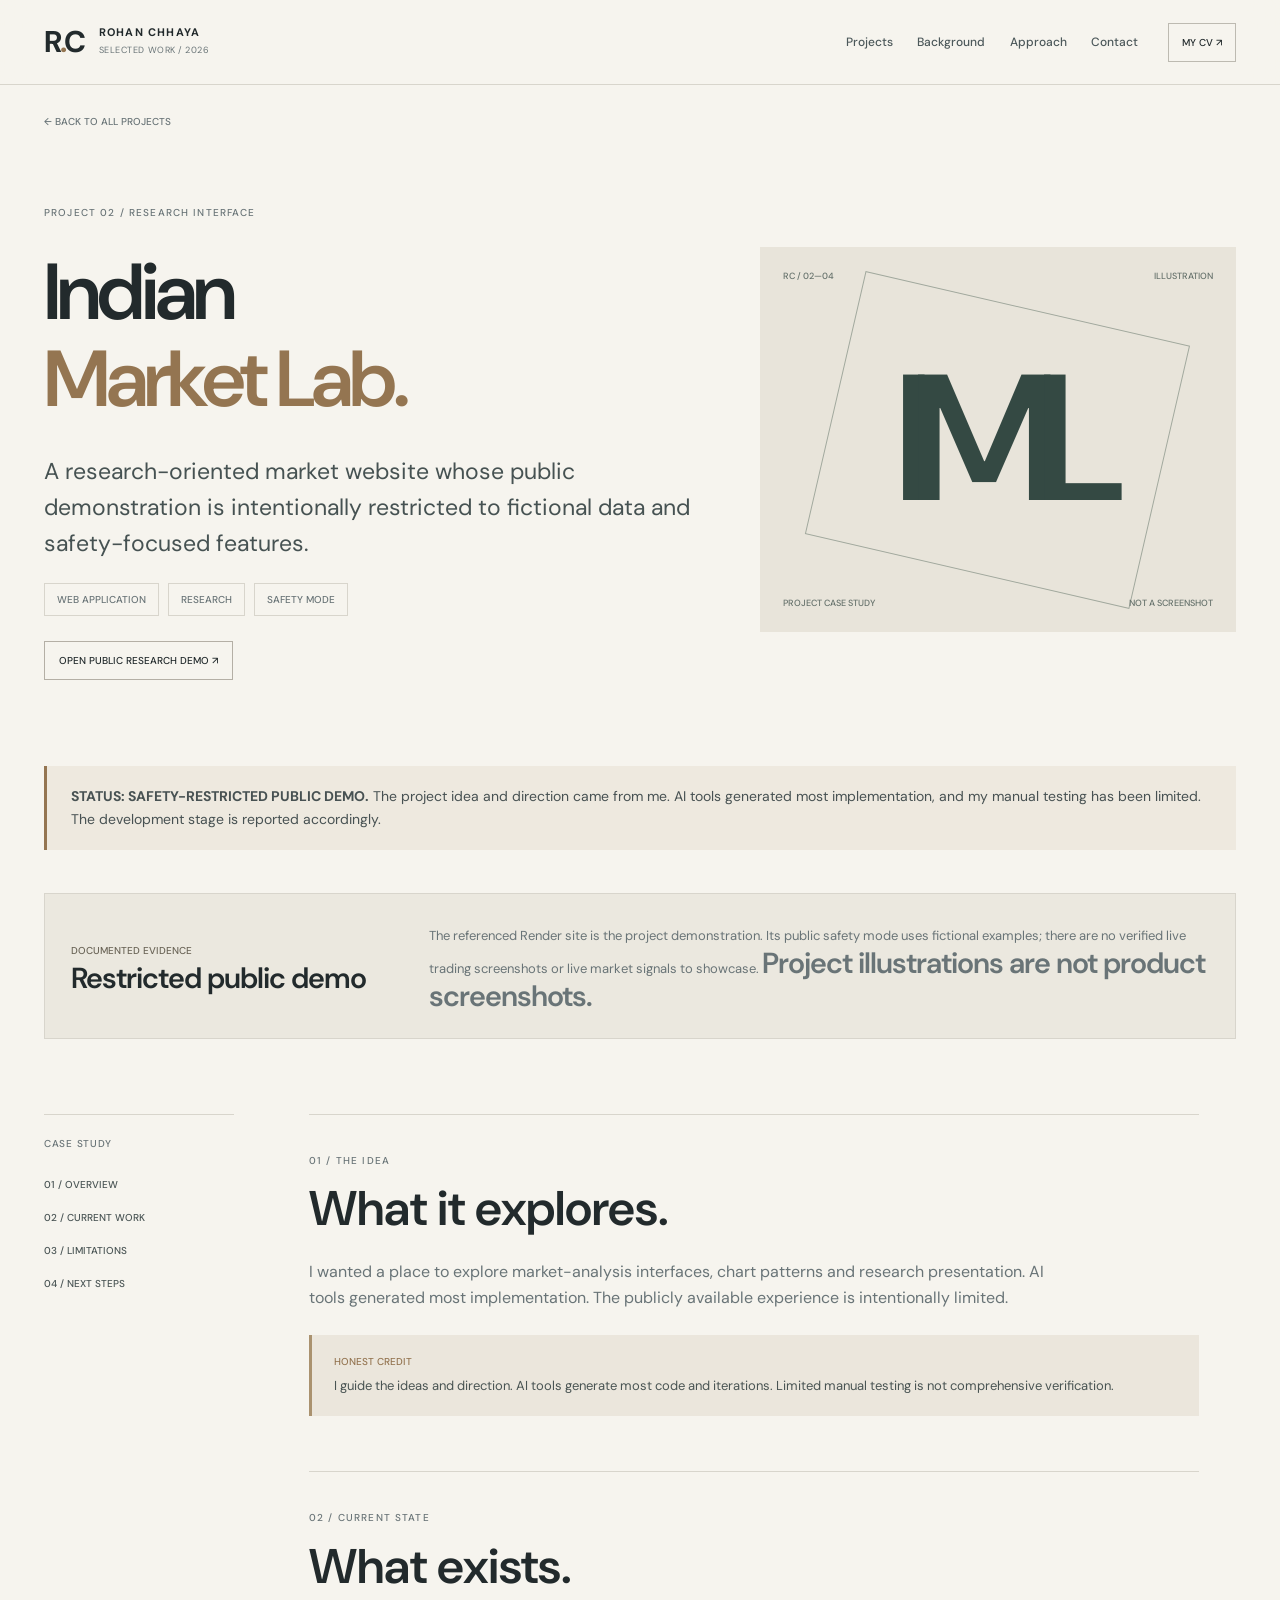
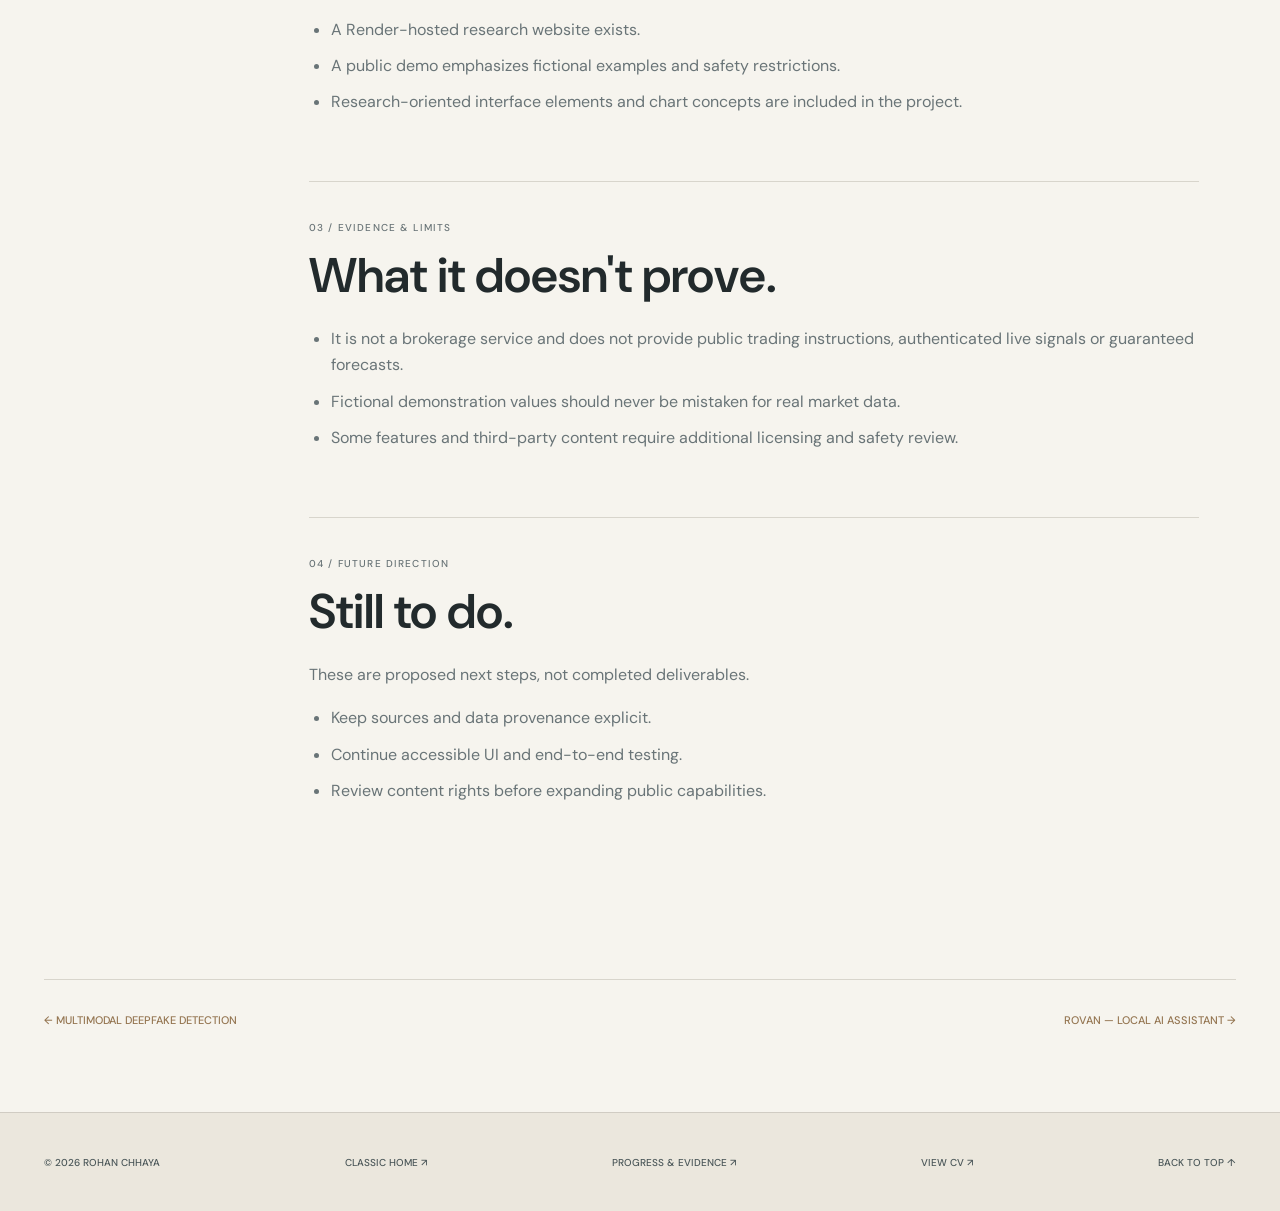
<file: projects/market.html>
<!doctype html>
<html lang="en">
<head>
<meta charset="utf-8"><meta name="viewport" content="width=device-width,initial-scale=1">
<meta name="theme-color" content="#f6f4ee"><meta name="color-scheme" content="light">
<meta name="description" content="Indian Market Lab — honest project status, current progress and limitations. A case study by Rohan Chhaya.">
<title>Indian Market Lab — Rohan Chhaya | Classic Portfolio</title>
<link rel="icon" href="../favicon.svg?v=2" type="image/svg+xml">
<link rel="preconnect" href="https://fonts.googleapis.com"><link rel="preconnect" href="https://fonts.gstatic.com" crossorigin>
<link href="https://fonts.googleapis.com/css2?family=DM+Sans:wght@400;500;600;700&display=swap" rel="stylesheet">
<link rel="stylesheet" href="../classic.css"><script src="../classic.js" defer></script>
</head>
<body data-page="case">
<a href="#main" class="skip-link">Skip to case study</a><div class="site" id="site">
<div id="top" class="top-anchor" aria-hidden="true"></div>
<header class="site-header"><div class="header-inner wrap">
<a class="wordmark" href="../index.html" aria-label="Classic portfolio homepage"><span class="wordmark-initials">R<span>.</span>C</span><span class="wordmark-name">ROHAN CHHAYA<small>SELECTED WORK / 2026</small></span></a>
<nav class="site-nav" id="site-nav" aria-label="Main navigation"><a href="../index.html#work">Projects</a><a href="../index.html#background">Background</a><a href="../index.html#method">Approach</a><a href="../index.html#contact">Contact</a></nav>
<div class="header-side"><a class="other-version" href="../cv.html">MY CV ↗</a><button class="menu-button" type="button" aria-controls="site-nav" aria-expanded="false" aria-label="Open menu"><span></span><span></span></button></div></div></header>
<main class="wrap" id="main"><a class="case-back" href="../index.html#work">← BACK TO ALL PROJECTS</a>
<section class="case-hero" aria-labelledby="case-title">
<div><span class="eyebrow">PROJECT 02 / Research interface</span><h1 id="case-title">Indian<br><em>Market Lab.</em></h1>
<p class="case-lead">A research-oriented market website whose public demonstration is intentionally restricted to fictional data and safety-focused features.</p>
<div class="case-meta"><span>WEB APPLICATION</span><span>RESEARCH</span><span>SAFETY MODE</span></div><div class="case-links"><a href="https://indian-market-lab-fullstack.onrender.com/" target="_blank" rel="noopener noreferrer">OPEN PUBLIC RESEARCH DEMO ↗</a></div></div>
<div class="case-poster" role="img" aria-label="Original typographic illustration for Indian Market Lab; not a software screenshot">
<div class="case-poster-top"><span>RC / 02—04</span><span>ILLUSTRATION</span></div>
<div class="case-poster-main">IML</div><div class="case-poster-bottom"><span>PROJECT CASE STUDY</span><span>NOT A SCREENSHOT</span></div>
</div></section>
<div class="case-status"><strong>STATUS: SAFETY-RESTRICTED PUBLIC DEMO.</strong> The project idea and direction came from me. AI tools generated most implementation, and my manual testing has been limited. The development stage is reported accordingly.</div>
<aside class="case-evidence" aria-label="Available project evidence"><div><small>DOCUMENTED EVIDENCE</small><br><strong>Restricted public demo</strong></div><p>The referenced Render site is the project demonstration. Its public safety mode uses fictional examples; there are no verified live trading screenshots or live market signals to showcase. <strong>Project illustrations are not product screenshots.</strong></p></aside>
<div class="case-layout"><aside class="case-aside" aria-label="Case study sections"><h2>CASE STUDY</h2><a href="#overview">01 / OVERVIEW</a><a href="#current">02 / CURRENT WORK</a><a href="#limits">03 / LIMITATIONS</a><a href="#next">04 / NEXT STEPS</a></aside>
<div><section class="case-section" id="overview"><span class="eyebrow">01 / THE IDEA</span><h2>What it explores.</h2><p>I wanted a place to explore market-analysis interfaces, chart patterns and research presentation. AI tools generated most implementation. The publicly available experience is intentionally limited.</p><div class="case-note"><strong>HONEST CREDIT</strong> I guide the ideas and direction. AI tools generate most code and iterations. Limited manual testing is not comprehensive verification.</div></section>
<section class="case-section" id="current"><span class="eyebrow">02 / CURRENT STATE</span><h2>What exists.</h2><ul><li>A Render-hosted research website exists.</li><li>A public demo emphasizes fictional examples and safety restrictions.</li><li>Research-oriented interface elements and chart concepts are included in the project.</li></ul></section>
<section class="case-section" id="limits"><span class="eyebrow">03 / EVIDENCE &amp; LIMITS</span><h2>What it doesn't prove.</h2><ul><li>It is not a brokerage service and does not provide public trading instructions, authenticated live signals or guaranteed forecasts.</li><li>Fictional demonstration values should never be mistaken for real market data.</li><li>Some features and third-party content require additional licensing and safety review.</li></ul></section>
<section class="case-section" id="next"><span class="eyebrow">04 / FUTURE DIRECTION</span><h2>Still to do.</h2><p>These are proposed next steps, not completed deliverables.</p><ul><li>Keep sources and data provenance explicit.</li><li>Continue accessible UI and end-to-end testing.</li><li>Review content rights before expanding public capabilities.</li></ul></section></div>
</div>
<div class="case-more"><a href="deepfake.html">← MULTIMODAL DEEPFAKE DETECTION</a><a href="rovan.html">ROVAN — LOCAL AI ASSISTANT →</a></div>
</main>
<footer class="footer"><div class="wrap footer-inner"><span>© <span class="year">2026</span> ROHAN CHHAYA</span><a href="../index.html">CLASSIC HOME ↗</a><a href="../project-log.html#market">PROGRESS &amp; EVIDENCE ↗</a><a href="../cv.html">VIEW CV ↗</a><a href="#top" data-back-to-top>BACK TO TOP ↑</a></div></footer>
</div></body></html>
</file>
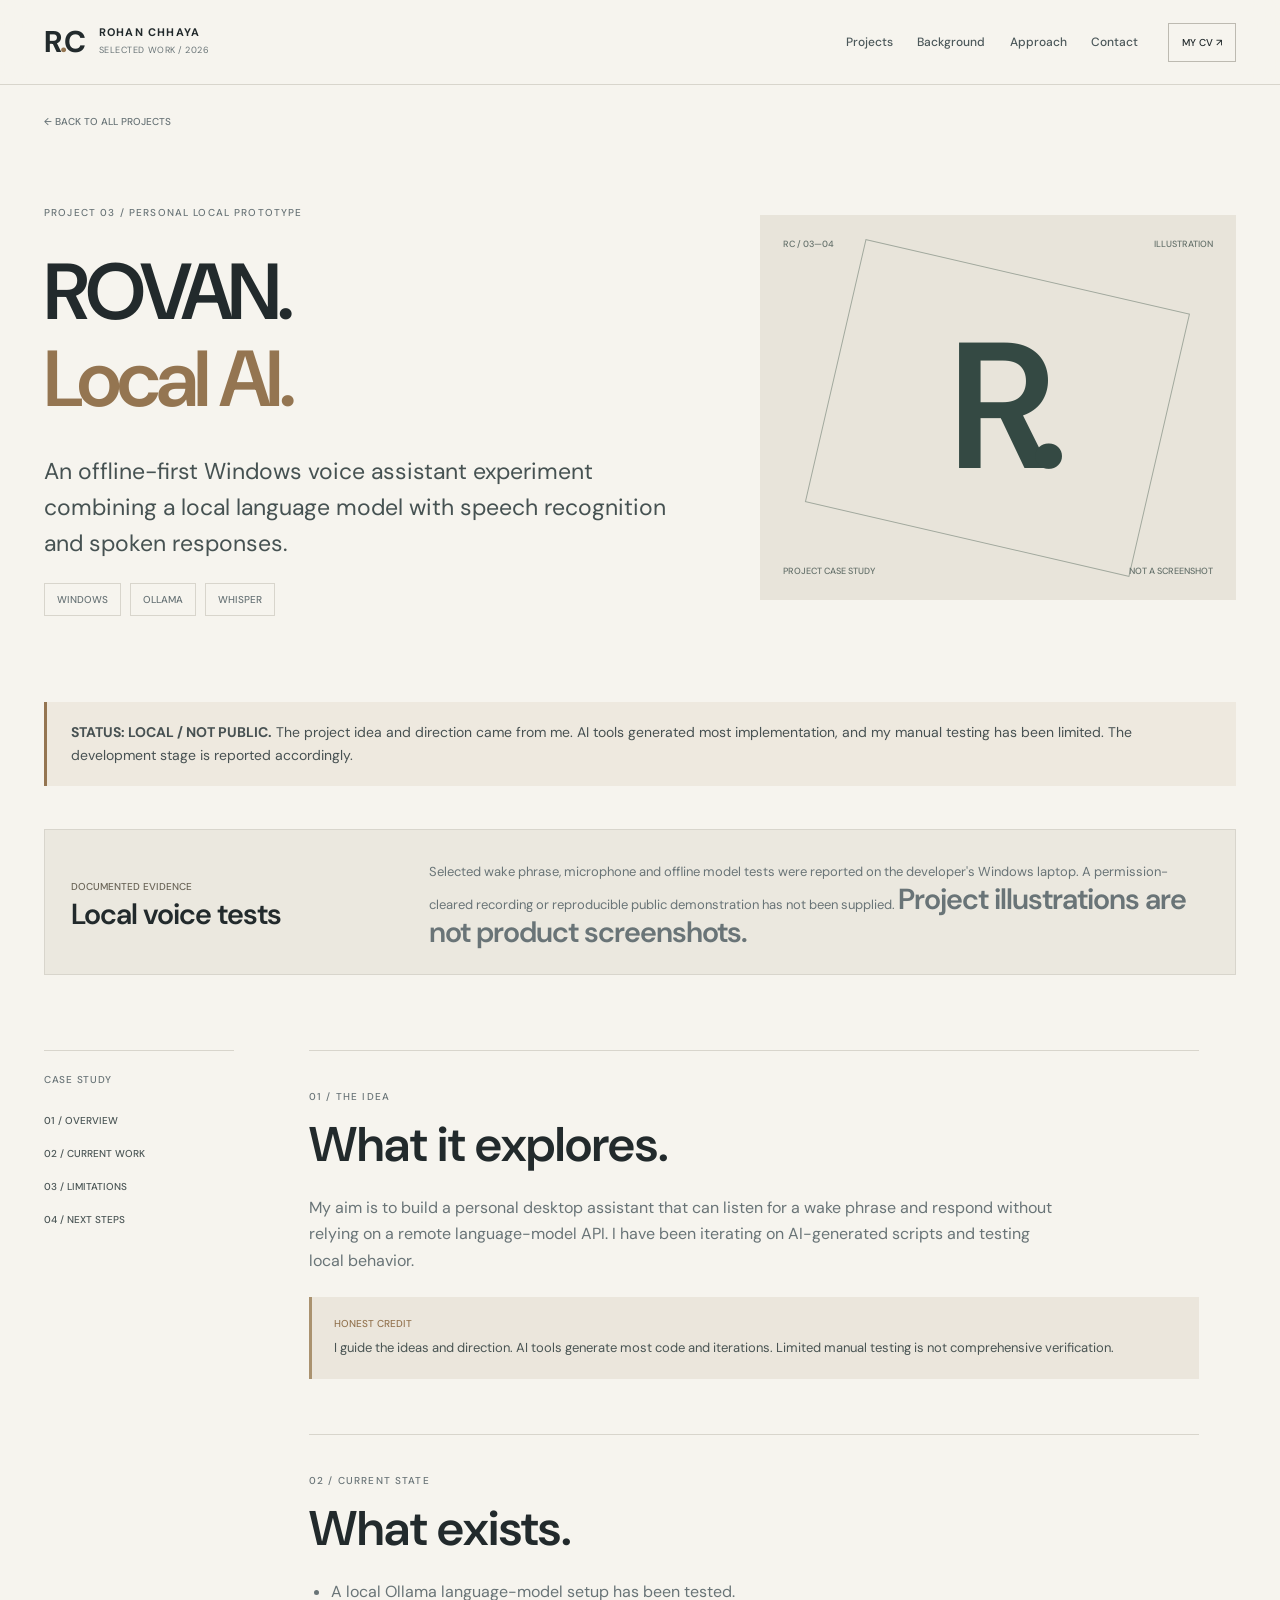
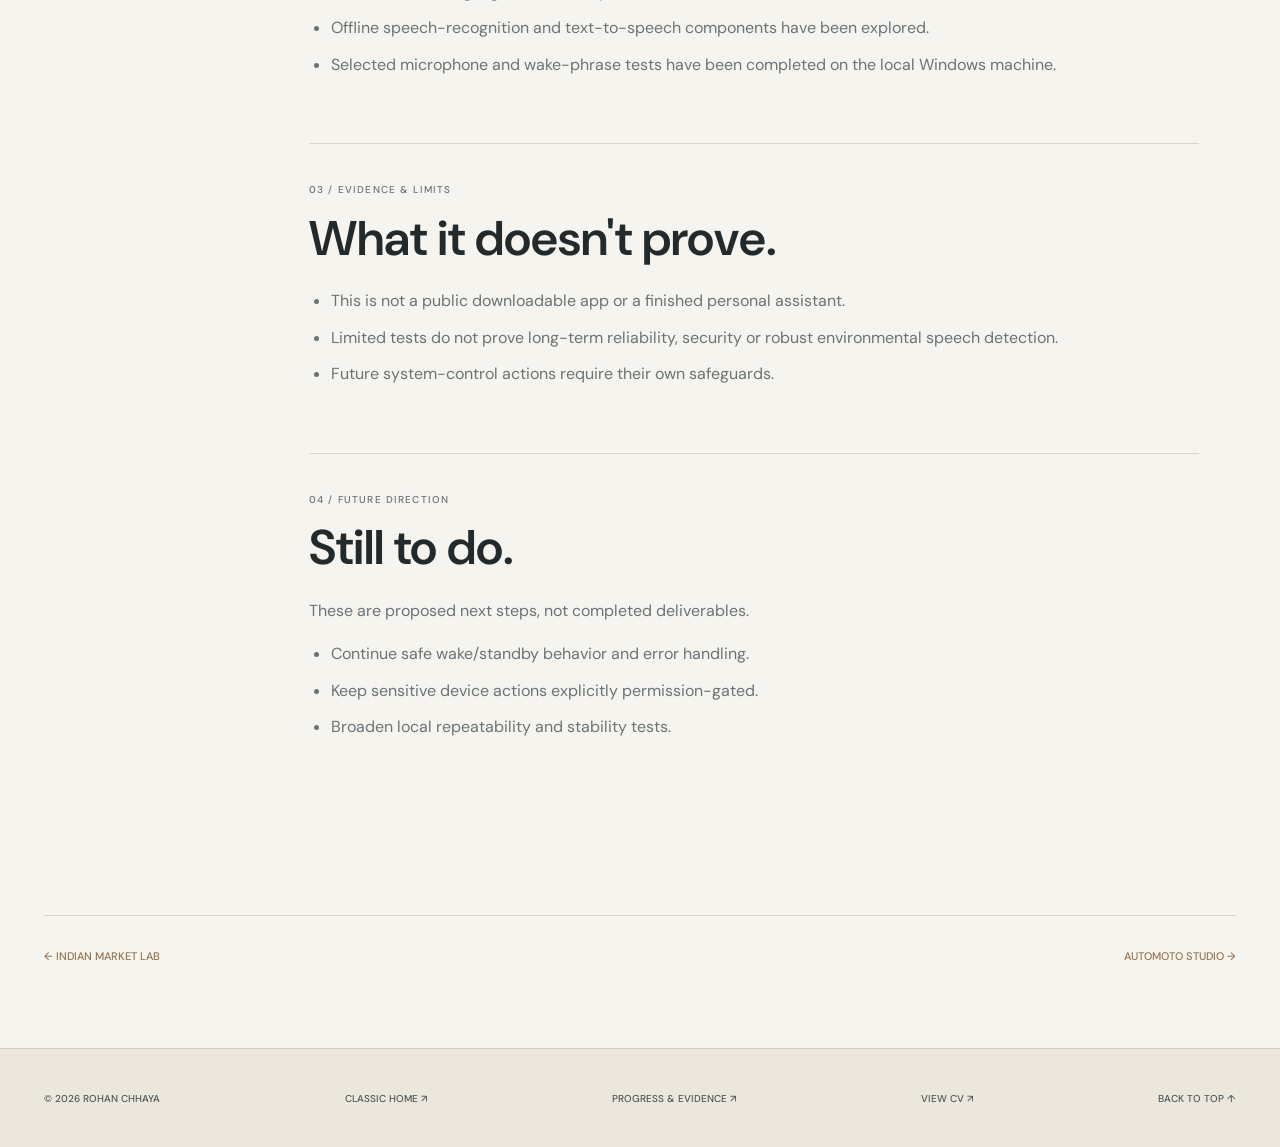
<file: projects/rovan.html>
<!doctype html>
<html lang="en">
<head>
<meta charset="utf-8"><meta name="viewport" content="width=device-width,initial-scale=1">
<meta name="theme-color" content="#f6f4ee"><meta name="color-scheme" content="light">
<meta name="description" content="ROVAN — Local AI Assistant — honest project status, current progress and limitations. A case study by Rohan Chhaya.">
<title>ROVAN — Local AI Assistant — Rohan Chhaya | Classic Portfolio</title>
<link rel="icon" href="../favicon.svg?v=2" type="image/svg+xml">
<link rel="preconnect" href="https://fonts.googleapis.com"><link rel="preconnect" href="https://fonts.gstatic.com" crossorigin>
<link href="https://fonts.googleapis.com/css2?family=DM+Sans:wght@400;500;600;700&display=swap" rel="stylesheet">
<link rel="stylesheet" href="../classic.css"><script src="../classic.js" defer></script>
</head>
<body data-page="case">
<a href="#main" class="skip-link">Skip to case study</a><div class="site" id="site">
<div id="top" class="top-anchor" aria-hidden="true"></div>
<header class="site-header"><div class="header-inner wrap">
<a class="wordmark" href="../index.html" aria-label="Classic portfolio homepage"><span class="wordmark-initials">R<span>.</span>C</span><span class="wordmark-name">ROHAN CHHAYA<small>SELECTED WORK / 2026</small></span></a>
<nav class="site-nav" id="site-nav" aria-label="Main navigation"><a href="../index.html#work">Projects</a><a href="../index.html#background">Background</a><a href="../index.html#method">Approach</a><a href="../index.html#contact">Contact</a></nav>
<div class="header-side"><a class="other-version" href="../cv.html">MY CV ↗</a><button class="menu-button" type="button" aria-controls="site-nav" aria-expanded="false" aria-label="Open menu"><span></span><span></span></button></div></div></header>
<main class="wrap" id="main"><a class="case-back" href="../index.html#work">← BACK TO ALL PROJECTS</a>
<section class="case-hero" aria-labelledby="case-title">
<div><span class="eyebrow">PROJECT 03 / Personal local prototype</span><h1 id="case-title">ROVAN.<br><em>Local AI.</em></h1>
<p class="case-lead">An offline-first Windows voice assistant experiment combining a local language model with speech recognition and spoken responses.</p>
<div class="case-meta"><span>WINDOWS</span><span>OLLAMA</span><span>WHISPER</span></div></div>
<div class="case-poster" role="img" aria-label="Original typographic illustration for ROVAN — Local AI Assistant; not a software screenshot">
<div class="case-poster-top"><span>RC / 03—04</span><span>ILLUSTRATION</span></div>
<div class="case-poster-main">R.</div><div class="case-poster-bottom"><span>PROJECT CASE STUDY</span><span>NOT A SCREENSHOT</span></div>
</div></section>
<div class="case-status"><strong>STATUS: LOCAL / NOT PUBLIC.</strong> The project idea and direction came from me. AI tools generated most implementation, and my manual testing has been limited. The development stage is reported accordingly.</div>
<aside class="case-evidence" aria-label="Available project evidence"><div><small>DOCUMENTED EVIDENCE</small><br><strong>Local voice tests</strong></div><p>Selected wake phrase, microphone and offline model tests were reported on the developer's Windows laptop. A permission-cleared recording or reproducible public demonstration has not been supplied. <strong>Project illustrations are not product screenshots.</strong></p></aside>
<div class="case-layout"><aside class="case-aside" aria-label="Case study sections"><h2>CASE STUDY</h2><a href="#overview">01 / OVERVIEW</a><a href="#current">02 / CURRENT WORK</a><a href="#limits">03 / LIMITATIONS</a><a href="#next">04 / NEXT STEPS</a></aside>
<div><section class="case-section" id="overview"><span class="eyebrow">01 / THE IDEA</span><h2>What it explores.</h2><p>My aim is to build a personal desktop assistant that can listen for a wake phrase and respond without relying on a remote language-model API. I have been iterating on AI-generated scripts and testing local behavior.</p><div class="case-note"><strong>HONEST CREDIT</strong> I guide the ideas and direction. AI tools generate most code and iterations. Limited manual testing is not comprehensive verification.</div></section>
<section class="case-section" id="current"><span class="eyebrow">02 / CURRENT STATE</span><h2>What exists.</h2><ul><li>A local Ollama language-model setup has been tested.</li><li>Offline speech-recognition and text-to-speech components have been explored.</li><li>Selected microphone and wake-phrase tests have been completed on the local Windows machine.</li></ul></section>
<section class="case-section" id="limits"><span class="eyebrow">03 / EVIDENCE &amp; LIMITS</span><h2>What it doesn't prove.</h2><ul><li>This is not a public downloadable app or a finished personal assistant.</li><li>Limited tests do not prove long-term reliability, security or robust environmental speech detection.</li><li>Future system-control actions require their own safeguards.</li></ul></section>
<section class="case-section" id="next"><span class="eyebrow">04 / FUTURE DIRECTION</span><h2>Still to do.</h2><p>These are proposed next steps, not completed deliverables.</p><ul><li>Continue safe wake/standby behavior and error handling.</li><li>Keep sensitive device actions explicitly permission-gated.</li><li>Broaden local repeatability and stability tests.</li></ul></section></div>
</div>
<div class="case-more"><a href="market.html">← INDIAN MARKET LAB</a><a href="automoto.html">AUTOMOTO STUDIO →</a></div>
</main>
<footer class="footer"><div class="wrap footer-inner"><span>© <span class="year">2026</span> ROHAN CHHAYA</span><a href="../index.html">CLASSIC HOME ↗</a><a href="../project-log.html#rovan">PROGRESS &amp; EVIDENCE ↗</a><a href="../cv.html">VIEW CV ↗</a><a href="#top" data-back-to-top>BACK TO TOP ↑</a></div></footer>
</div></body></html>
</file>
<file: classic.css>
/* Classic: restrained editorial layout, no glow. Independent of Digital Lab. */
:root{--ivory:#f6f4ee;--paper:#fffdf9;--cream:#ebe6db;--ink:#222a2c;--muted:#697477;--line:#d8d5cc;--bronze:#947551;--slate:#354346;--serif:'Instrument Serif',Georgia,serif;--sans:'DM Sans',Arial,sans-serif;--mono:'DM Mono',monospace}
*,*::before,*::after{box-sizing:border-box}html{scroll-behavior:smooth;scroll-padding-top:92px}
body{margin:0;min-width:280px;background:var(--ivory);color:var(--ink);font:400 16px/1.65 var(--sans);-webkit-font-smoothing:antialiased;overflow-x:hidden}
body.is-locked{overflow:hidden}a{color:inherit;text-decoration:none}button{font:inherit;cursor:pointer}button,a{-webkit-tap-highlight-color:transparent}
button:focus-visible,a:focus-visible{outline:2px solid var(--bronze);outline-offset:4px}
::selection{background:#dcc8ac;color:#172426}.wrap{width:min(100% - 88px,1300px);margin-inline:auto}
.skip-link{position:fixed;top:-85px;left:20px;z-index:5000;background:#fff;padding:12px 18px}.skip-link:focus{top:20px}
.eyebrow{font:500 10px/1.55 var(--mono);letter-spacing:.115em;color:var(--muted);text-transform:uppercase}
.site-header{position:sticky;top:0;z-index:40;background:#f6f4eef2;border-bottom:1px solid var(--line);backdrop-filter:blur(14px)}
.header-inner{height:84px;display:flex;align-items:center;gap:30px}.wordmark{display:flex;align-items:center;gap:15px;flex-shrink:0}
.wordmark-initials{font:400 41px/.85 var(--serif);letter-spacing:-.07em}.wordmark-initials span{color:var(--bronze)}
.wordmark-name{font:700 11px/1.2 var(--sans);letter-spacing:.11em}.wordmark-name small{display:block;color:var(--muted);font:400 9px/1.5 var(--mono);letter-spacing:.06em;margin-top:5px}
.site-nav{display:flex;align-items:center;gap:clamp(12px,1.9vw,32px);margin-left:auto}
.site-nav a{font:500 12px/1.4 var(--sans);color:#4d595b;transition:color .2s}
.site-nav a:hover,.site-nav a:focus-visible{color:var(--bronze)}
.header-side{display:flex;align-items:center;gap:10px}.other-version{font:500 10px var(--mono);border:1px solid #bdbab1;white-space:nowrap;padding:12px 13px}
.other-version:hover{background:var(--ink);color:#fff}.menu-button{display:none;width:42px;height:42px;border:1px solid var(--line);background:none;flex-direction:column;gap:6px;align-items:center;justify-content:center}
.menu-button span{width:18px;height:1px;background:var(--ink)}
.hero{padding-top:42px}.hero-intro{display:flex;justify-content:space-between;gap:15px;border-bottom:1px solid var(--line);padding-bottom:22px}
.hero-columns{display:grid;grid-template-columns:minmax(0,1.15fr) minmax(335px,.85fr);align-items:center;gap:clamp(40px,6vw,95px);padding:75px 0}
.hero-kicker{font:500 11px var(--mono);letter-spacing:.08em;color:var(--bronze);margin:0 0 27px}
.hero h1{font:400 clamp(78px,9.4vw,150px)/.83 var(--serif);letter-spacing:-.05em;margin:0 0 35px}
.hero h1 em,.section-head h2 em,.approach-section h2 em,.contact-section h2 em,.case-hero h1 em{font-style:normal;color:var(--bronze)}
.hero-lead{font:500 clamp(17px,1.75vw,23px)/1.52 var(--sans);color:#465253;max-width:590px;margin:0 0 19px}
.hero-honesty{font-size:14px;color:var(--muted);line-height:1.8;max-width:550px;margin:0 0 31px}
.hero-actions{display:flex;gap:23px;align-items:center;flex-wrap:wrap}
.button{display:inline-flex;align-items:center;justify-content:space-between;gap:27px;min-height:51px;padding:12px 20px;font:500 10px var(--mono)}
.button-dark{background:var(--ink);color:#fff;transition:background .2s}.button-dark:hover{background:#50615b}
.text-link{display:inline-flex;align-items:center;gap:10px;font:500 10px var(--mono);border-bottom:1px solid var(--bronze);padding-bottom:5px;letter-spacing:.035em}
.text-link:hover{color:var(--bronze)}
.hero-art{min-height:550px;position:relative;background:linear-gradient(145deg,#374143,#263133 60%,#1b2729);color:#edeae3;padding:24px;display:flex;flex-direction:column;justify-content:space-between;overflow:hidden}
.hero-art-top,.hero-art-bottom{display:flex;justify-content:space-between;gap:10px;font:500 9px/1.5 var(--mono);letter-spacing:.04em;position:relative;z-index:2;color:#d7d6d0}
.hero-art-center{position:absolute;inset:55px 0;display:grid;place-items:center}
.hero-art-center>span{font:400 clamp(210px,32vw,470px)/.8 var(--serif);color:#eee8dc;letter-spacing:-.13em;transform:rotate(-9deg) translateX(-11%)}
.hero-art-center>b{position:absolute;right:17%;top:32%;font:400 clamp(95px,14vw,205px)/1 var(--serif);color:#c7a984;transform:rotate(9deg)}
.hero-arch{position:absolute;border:1px solid #b8b09f88;width:65%;height:93%;border-radius:50% 50% 0 0;transform:rotate(12deg)}
.hero-foot{display:flex;justify-content:space-between;gap:20px;border-top:1px solid var(--line);padding:22px 0 29px;color:var(--muted);font:500 10px var(--mono)}
.work-section{background:var(--paper);border-top:1px solid var(--line);border-bottom:1px solid var(--line);padding:110px 0}
.section-head{display:flex;justify-content:space-between;align-items:end;gap:45px;margin-bottom:58px}
.section-head h2{font:400 clamp(59px,7.2vw,106px)/.9 var(--serif);letter-spacing:-.04em;margin:17px 0 0}
.section-head>p{color:var(--muted);max-width:380px;font-size:14px;line-height:1.85;margin:0 0 6px}
.project-list{border-top:1px solid var(--line)}
.project-item{display:grid;grid-template-columns:minmax(240px,.78fr) minmax(0,1.22fr);align-items:center;gap:clamp(30px,5vw,85px);padding:33px 0;border-bottom:1px solid var(--line)}
.project-graphic{position:relative;overflow:hidden;min-height:280px;display:flex;align-items:center;justify-content:center;transition:filter .25s}
.project-graphic:hover{filter:brightness(.95)}
.graphic-deepfake{background:#e9e4dc}.graphic-market{background:#dfe7e2}.graphic-rovan{background:#e5e7e3}.graphic-automoto{background:#ede3d7}
.project-graphic::before{content:"";position:absolute;inset:26px;border:1px solid #64737175;transform:rotate(-7deg)}
.project-graphic::after{content:"";position:absolute;width:56%;aspect-ratio:1;border:1px solid #8891888f;border-radius:50%;transform:translate(28%,12%)}
.graphic-meta,.graphic-base{position:absolute;left:18px;right:18px;z-index:2;color:#53635f;font:500 9px/1.5 var(--mono);letter-spacing:.04em}
.graphic-meta{top:18px}.graphic-base{bottom:17px;font-size:8px}
.graphic-symbol{font:400 clamp(100px,12vw,185px)/1 var(--serif);letter-spacing:-.11em;z-index:1;color:#2a4040}
.graphic-symbol span{color:var(--bronze)}.graphic-rovan .graphic-symbol{font-size:210px}
.project-top,.project-bottom{display:flex;align-items:center;justify-content:space-between;gap:16px;font:500 10px/1.5 var(--mono);color:var(--muted);letter-spacing:.02em}
.project-top{margin-bottom:19px}.state{background:#eee6db;color:#775b3b;font:500 9px/1.3 var(--mono);padding:6px 9px;white-space:nowrap}
.state-muted{background:#e4ece7;color:#42685c}
.project-info h3{font:400 clamp(42px,4.6vw,68px)/.96 var(--serif);margin:0 0 17px;letter-spacing:-.018em}
.project-info h3 a:hover{color:var(--bronze)}
.project-info>p{color:var(--muted);font-size:14px;line-height:1.8;margin:0 0 28px;max-width:605px}
.project-bottom{border-top:1px solid var(--line);padding-top:17px;flex-wrap:wrap}
.project-bottom a{color:var(--ink);border-bottom:1px solid var(--bronze);padding-bottom:3px}.project-bottom a:hover{color:var(--bronze)}
.work-caveat{font:400 11px/1.6 var(--mono);color:var(--muted);margin:25px 0 0}
.background-section{padding-block:115px}.background-grid{display:grid;grid-template-columns:minmax(0,1.2fr) minmax(300px,.8fr);gap:65px}
.timeline{border-top:1px solid var(--line)}.timeline-entry{display:grid;grid-template-columns:145px minmax(0,1fr);gap:30px;padding:30px 0;border-bottom:1px solid var(--line)}
.timeline-entry>span{font:500 10px/1.7 var(--mono);color:var(--bronze)}
.timeline-entry h3{font:400 clamp(25px,3vw,37px)/1.12 var(--serif);margin:0 0 12px}
.timeline-entry p{color:var(--muted);font-size:14px;margin:0}
.background-note{background:var(--cream);padding:39px;display:flex;flex-direction:column;align-items:start}
.background-note>p{font:400 clamp(33px,3.3vw,46px)/1.06 var(--serif);margin:25px 0 45px}
.note-signature{border-top:1px solid #cac5ba;padding-top:19px;margin-top:auto;margin-bottom:34px;width:100%;display:flex;justify-content:space-between;align-items:center;gap:10px}
.note-signature>span{font:400 55px/.85 var(--serif);letter-spacing:-.1em}
.note-signature small{max-width:188px;color:var(--muted);font:500 9px/1.6 var(--mono)}
.approach-section{background:#263235;color:#eeeae1;padding:115px 0}
.approach-section .eyebrow{color:#d6b995}.approach-layout{display:grid;grid-template-columns:minmax(0,.9fr) minmax(0,1.1fr);gap:clamp(55px,8vw,125px)}
.approach-section h2{font:400 clamp(60px,7vw,106px)/.9 var(--serif);margin:20px 0 28px}
.approach-section h2 em{color:#d0af85}
.approach-layout>div:first-child>p:last-child{max-width:430px;font-size:14px;color:#c1c9c5;line-height:1.85}
.approach-steps>div{display:grid;grid-template-columns:44px minmax(0,1fr);gap:11px 20px;padding:24px 0;border-top:1px solid #5d6866}
.approach-steps>div:last-child{border-bottom:1px solid #5d6866}
.approach-steps>div>span{font:500 10px var(--mono);color:#d6b995}
.approach-steps h3{font:400 35px/1 var(--serif);margin:0}.approach-steps p{grid-column:2;margin:0;color:#c2cac6;font-size:13px}
.contact-section{padding-block:120px}
.contact-section h2{font:400 clamp(61px,7.2vw,117px)/.9 var(--serif);letter-spacing:-.035em;margin:23px 0 26px}
.contact-section>p{max-width:565px;color:var(--muted);font-size:15px;margin:0 0 50px}
.contact-row{display:flex;align-items:center;justify-content:space-between;gap:20px;padding:20px 0 30px;border-bottom:1px solid var(--line)}
.contact-email{font:400 clamp(28px,4vw,58px)/1 var(--serif);overflow-wrap:anywhere;letter-spacing:-.02em}
.copy-email{border:1px solid var(--line);background:none;padding:10px 13px;font:500 10px var(--mono);white-space:nowrap}.copy-email:hover{background:var(--ink);color:white}
.contact-links{display:flex;flex-wrap:wrap;gap:24px;margin-top:24px}
.contact-links a{font:500 10px var(--mono);border-bottom:1px solid var(--bronze);padding-bottom:4px}
.copy-feedback{color:var(--green);font:500 10px var(--mono)}
.footer{background:#ebe7dd;border-top:1px solid #d0ccc3}.footer-inner{display:flex;align-items:center;justify-content:space-between;gap:20px;flex-wrap:wrap;padding-block:27px;font:500 10px var(--mono);color:#4b5759}
.replay-intro{border:0;background:transparent;color:inherit;font:inherit}.replay-intro:hover,.footer a:hover{color:var(--bronze)}
/* Cinematic shutter-style intro. A five-second experience, fully skippable. */
.opening{display:none}
html.intro-on .opening{position:fixed;inset:0;display:grid;grid-template-rows:auto 1fr auto;z-index:3000;background:#263235;color:#f3eee6;padding:clamp(26px,4.7vw,72px);overflow:hidden;animation:opening-leave .88s cubic-bezier(.75,0,.2,1) 3.95s both}
.opening::before{content:"";position:absolute;inset:0;background:linear-gradient(90deg,transparent 49.94%,#d9c5aa33 50%,transparent 50.06%);pointer-events:none}
.opening-top{display:flex;justify-content:space-between;gap:20px;font:500 11px var(--mono);letter-spacing:.1em;color:#d6d3cb;z-index:1;opacity:0;animation:opening-fade .75s .2s forwards}
.opening-center{align-self:center;text-align:center;z-index:1}
.opening-center>p{font:500 10px var(--mono);color:#c7d0c9;letter-spacing:.18em;margin:0 0 20px;opacity:0;animation:opening-fade .8s .8s forwards}
.opening-monogram{position:absolute;left:50%;top:50%;transform:translate(-50%,-54%) rotate(-14deg);font:400 min(41vw,555px)/1 var(--serif);letter-spacing:-.15em;color:transparent;-webkit-text-stroke:1px #f2d6ab65;opacity:0;animation:opening-fade 1.6s .4s forwards;pointer-events:none;white-space:nowrap}
.opening-center h2{position:relative;font:400 clamp(62px,11.5vw,177px)/.9 var(--serif);letter-spacing:-.05em;margin:0 0 27px;opacity:0;transform:translateY(32px);animation:opening-rise 1.1s 1.25s cubic-bezier(.19,.72,.24,1) forwards}
.opening-center h2 em{color:#d6b58d;font-weight:400}
.opening-caption{position:relative;display:block;font:500 10px var(--mono);letter-spacing:.1em;color:#e4ddd2;opacity:0;animation:opening-fade .85s 2.45s forwards}
.opening-bottom{display:flex;align-items:center;justify-content:space-between;gap:30px;z-index:1}
.opening-progress{height:2px;max-width:470px;flex:1;background:#75807a;overflow:hidden}
.opening-progress i{display:block;width:100%;height:100%;background:#d5b58b;transform:scaleX(0);transform-origin:left;animation:opening-load 3.85s linear forwards}
.opening-skip{border:1px solid #a4aaa2;background:transparent;color:#f4f1e8;font:500 10px var(--mono);letter-spacing:.04em;padding:12px 15px}
.opening-skip:hover,.opening-skip:focus-visible{background:#f4f1e8;color:#263235}
html.intro-on .opening.is-skipping{animation:opening-leave .42s cubic-bezier(.75,0,.2,1) both}
@keyframes opening-fade{to{opacity:1}}@keyframes opening-rise{to{opacity:1;transform:translateY(0)}}@keyframes opening-load{to{transform:scaleX(1)}}
@keyframes opening-leave{0%{clip-path:inset(0 0 0 0);visibility:visible}99%{visibility:visible}100%{clip-path:inset(0 0 100% 0);visibility:hidden}}
/* Standalone project case pages */
.case-back{display:inline-block;margin-top:30px;font:500 10px var(--mono);color:var(--muted)}
.case-back:hover{color:var(--bronze)}
.case-hero{padding:65px 0 86px;display:grid;grid-template-columns:minmax(0,1.16fr) minmax(270px,.84fr);gap:58px;align-items:center}
.case-hero h1{font:400 clamp(77px,8vw,128px)/.87 var(--serif);letter-spacing:-.05em;margin:24px 0 31px}
.case-lead{font:400 clamp(17px,1.8vw,23px)/1.55 var(--sans);color:#465252;max-width:650px;margin:0 0 22px}
.case-meta{display:flex;gap:9px;flex-wrap:wrap}.case-meta span{font:500 10px var(--mono);color:var(--muted);border:1px solid var(--line);padding:9px 12px}
.case-poster{min-height:385px;background:#e8e4da;position:relative;overflow:hidden;display:flex;flex-direction:column;justify-content:space-between;align-items:center;padding:23px}
.case-poster::before{content:"";position:absolute;inset:15%;border:1px solid #a2a99e;transform:rotate(13deg)}
.case-poster-top,.case-poster-bottom{display:flex;justify-content:space-between;gap:11px;width:100%;z-index:1;color:#65716b;font:500 9px var(--mono)}
.case-poster-main{font:400 clamp(125px,19vw,280px)/.8 var(--serif);color:#344943;letter-spacing:-.13em;z-index:1}
.case-status{background:#eee9df;border-left:3px solid var(--bronze);padding:19px 24px;font-size:14px;color:#475152;margin-bottom:78px}
.case-layout{display:grid;grid-template-columns:190px minmax(0,1fr);gap:75px;padding-bottom:110px}
.case-aside{position:sticky;top:115px;align-self:start;border-top:1px solid var(--line);padding-top:22px}
.case-aside h2{font:500 10px var(--mono);color:var(--muted);letter-spacing:.07em;margin:0 0 18px}
.case-aside a{display:block;padding:10px 0;font:500 10px var(--mono);color:#495454}
.case-aside a:hover{color:var(--bronze)}
.case-section{border-top:1px solid var(--line);padding:31px 0 55px;max-width:890px}
.case-section h2{font:400 clamp(40px,4.4vw,62px)/1 var(--serif);margin:9px 0 22px}
.case-section p{color:var(--muted);margin:0 0 17px;max-width:750px}
.case-section ul{margin:0;padding-left:22px;color:var(--muted)}.case-section li{padding-bottom:10px}
.case-note{background:#ebe6dc;border-left:3px solid #aa926f;color:#495453;padding:20px 22px;font-size:13px;margin-top:23px}
.case-note strong{display:block;font:500 10px var(--mono);color:var(--bronze);margin-bottom:7px}
.case-links{display:flex;gap:12px;flex-wrap:wrap;margin-top:25px}
.case-links a{padding:12px 14px;border:1px solid #b4afa5;font:500 10px var(--mono)}
.case-links a:hover{background:var(--ink);color:#fff}
.case-more{border-top:1px solid var(--line);padding:33px 0 85px;display:flex;align-items:start;justify-content:space-between;gap:30px}
.case-more a{font:500 11px var(--mono);color:var(--bronze)}
@media(max-width:1150px){.wrap{width:min(100% - 56px,1300px)}.site-nav{gap:17px}.hero-columns{gap:40px}.hero-art{min-height:480px}.hero h1{font-size:clamp(72px,9vw,121px)}}
@media(max-width:920px){.header-inner{height:74px}.site-nav{display:none;position:absolute;top:74px;left:0;right:0;background:var(--paper);border-bottom:1px solid var(--line);margin:0;padding:18px 28px;flex-direction:column;gap:0;box-shadow:0 20px 26px #0001}.site-nav.is-open{display:flex}.site-nav a{padding:13px 0;border-bottom:1px solid var(--line)}.header-side{margin-left:auto}.menu-button{display:flex}.hero-columns{grid-template-columns:1fr;gap:42px;padding-block:55px}.hero h1{font-size:clamp(86px,11vw,135px)}.hero-art{max-width:680px;min-height:460px}.background-grid,.approach-layout{grid-template-columns:1fr;gap:42px}.case-hero{gap:33px}.case-layout{gap:36px}}
@media(max-width:650px){.wrap{width:min(100% - 38px,1300px)}.header-inner{gap:13px}.wordmark-initials{font-size:34px}.wordmark-name{font-size:9px}.other-version{font-size:9px;padding:9px}.hero-intro>span:last-child{display:none}.hero h1{font-size:clamp(75px,15.1vw,115px);margin-bottom:28px}.hero-art{min-height:350px}.hero-art-center>span{font-size:240px}.hero-art-center>b{font-size:118px}.hero-lead{font-size:17px}.hero-foot span:last-child{display:none}.work-section,.background-section,.approach-section{padding-block:75px}.section-head{display:block;margin-bottom:30px}.section-head h2{font-size:61px;margin-bottom:17px}.project-item{grid-template-columns:1fr;gap:20px;padding:25px 0}.project-graphic{min-height:260px}.graphic-symbol{font-size:155px}.project-top{gap:10px}.project-info h3{font-size:47px}.project-bottom{gap:13px}.timeline-entry{grid-template-columns:1fr;gap:9px}.background-note{padding:28px}.approach-section h2{font-size:69px}.contact-section{padding-block:88px}.contact-section h2{font-size:68px}.contact-row{flex-direction:column;align-items:start;gap:16px}.contact-email{font-size:clamp(29px,8vw,42px)}.contact-links{gap:17px}.opening-top>span:last-child{display:none}.opening-center h2{font-size:clamp(56px,14vw,100px)}.opening-monogram{font-size:55vw}.opening-caption{font-size:9px}.case-hero{grid-template-columns:1fr;padding:48px 0}.case-hero h1{font-size:clamp(63px,13vw,94px)}.case-poster{min-height:300px}.case-poster-main{font-size:180px}.case-layout{grid-template-columns:1fr;padding-bottom:70px}.case-aside{position:static;display:flex;gap:15px;flex-wrap:wrap;padding-top:14px}.case-aside h2{width:100%;margin:0}.case-aside a{padding:3px 0}.case-section{padding-bottom:35px}.case-more{padding-bottom:50px}}
@media(max-width:360px){.wordmark-name{display:none}.hero h1{font-size:15vw}.project-info h3{font-size:43px}}
@media(prefers-reduced-motion:reduce){html{scroll-behavior:auto}*,*::before,*::after{animation:none!important;transition:none!important}html.intro-on .opening{display:none!important}.hero-art-center>span{transform:none}}
@media print{.opening,.menu-button,.replay-intro,.footer,.site-nav{display:none!important}body{background:white}.hero-columns,.case-hero{display:block}.hero-art,.case-poster{display:none}}


/* PROFESSIONAL TYPOGRAPHY — standard sans serif across Classic */
:root{--serif:'DM Sans',Arial,sans-serif;--mono:'DM Sans',Arial,sans-serif}
em{font-style:normal}
.wordmark-initials{font-size:30px;font-weight:700}
.hero h1{font-size:clamp(61px,6.8vw,108px);font-weight:600;line-height:1.04;letter-spacing:-.055em}
.hero-art-center>span{font-size:clamp(190px,25vw,350px);font-weight:600}
.hero-art-center>b{font-size:clamp(75px,11vw,140px);font-weight:600}
.section-head h2{font-size:clamp(46px,5.6vw,82px);font-weight:600;line-height:1.08;letter-spacing:-.05em}
.project-info h3{font-size:clamp(31px,3.35vw,49px);font-weight:600;line-height:1.14;letter-spacing:-.043em}
.graphic-symbol{font-size:clamp(85px,10vw,150px);font-weight:600}
.graphic-rovan .graphic-symbol{font-size:155px}
.timeline-entry h3{font-size:clamp(23px,2.35vw,33px);font-weight:600;line-height:1.22}
.background-note>p{font-size:clamp(26px,2.65vw,39px);font-weight:500;line-height:1.2}
.note-signature>span{font-size:42px;font-weight:600}
.approach-section h2{font-size:clamp(47px,5.5vw,82px);font-weight:600;line-height:1.08}
.approach-steps h3{font-size:27px;font-weight:600}
.contact-section h2{font-size:clamp(47px,5.6vw,86px);font-weight:600;line-height:1.08}
.contact-email{font-size:clamp(23px,3.3vw,40px);font-weight:500}
.opening-center h2{font-size:clamp(48px,8.5vw,120px);font-weight:600;line-height:1.1}
.opening-monogram{font-size:min(31vw,410px);font-weight:500}
.case-hero h1{font-size:clamp(54px,6.2vw,92px);font-weight:600;line-height:1.1;overflow-wrap:break-word}
.case-poster-main{font-size:clamp(105px,14vw,200px);font-weight:600}
.case-section h2{font-size:clamp(32px,3.8vw,51px);font-weight:600;line-height:1.15}
@media(max-width:920px){.hero h1{font-size:clamp(61px,9vw,93px)}}
@media(max-width:650px){
 .hero h1{font-size:clamp(48px,11.4vw,72px)}
 .hero-art-center>span{font-size:194px}.hero-art-center>b{font-size:95px}
 .section-head h2{font-size:clamp(39px,10vw,56px)}
 .project-info h3{font-size:clamp(29px,8vw,40px)}
 .graphic-symbol{font-size:120px}.graphic-rovan .graphic-symbol{font-size:136px}
 .approach-section h2{font-size:clamp(43px,10vw,60px)}
 .contact-section h2{font-size:clamp(39px,10vw,62px)}
 .contact-email{font-size:clamp(21px,6vw,33px)}
 .opening-center h2{font-size:clamp(44px,10.5vw,74px)}
 .opening-monogram{font-size:45vw}
 .case-hero h1{font-size:clamp(43px,10vw,68px)}
 .case-poster-main{font-size:140px}
}
@media(max-width:360px){.hero h1{font-size:11vw}.project-info h3{font-size:29px}.contact-email{font-size:19px}.opening-center h2{font-size:10vw}}

/* Portfolio review: low-motion, high-contrast refinements and evidence panel. */
.evidence-summary{display:grid;grid-template-columns:repeat(3,minmax(0,1fr));gap:1px;background:var(--line);border:1px solid var(--line);margin-top:41px}
.evidence-summary>div{background:var(--ivory);padding:25px 24px 27px;min-width:0}
.evidence-summary strong{display:block;font:600 clamp(21px,2.2vw,28px)/1.2 var(--sans);letter-spacing:-.035em;margin:13px 0 9px}
.evidence-summary p{color:var(--muted);font-size:13px;line-height:1.7;margin:0 0 18px}
.evidence-summary a{display:inline-block;border-bottom:1px solid var(--bronze);font:600 10px/1.5 var(--sans);color:var(--ink)}
.case-evidence{display:grid;grid-template-columns:minmax(120px,.6fr) minmax(0,1.4fr);gap:24px;align-items:center;background:#ebe8df;border:1px solid var(--line);padding:24px 26px;margin:-35px 0 75px}
.case-evidence strong{font:600 clamp(19px,2.4vw,29px)/1.1 var(--sans);letter-spacing:-.035em}
.case-evidence p{color:var(--muted);font-size:13px;line-height:1.75;margin:7px 0 0}
.case-evidence small{font:500 10px var(--sans);color:#6b6558;text-transform:uppercase}
a,button{touch-action:manipulation}
.project-item{content-visibility:auto;contain-intrinsic-size:auto 380px}
.project-item:focus-within{content-visibility:visible}
@media(max-width:820px){.evidence-summary{grid-template-columns:1fr}.evidence-summary>div{padding:22px}.case-evidence{grid-template-columns:1fr;gap:8px;margin-top:-35px}}
@media(max-width:650px){.site-nav a{min-height:44px;display:flex;align-items:center}.footer a,.footer button{min-height:40px}.copy-email{min-height:44px}.evidence-summary strong{font-size:23px}}

/* The top-of-page anchor is in normal flow, outside the sticky header. */
.top-anchor{display:block;height:0;position:relative}
.footer a[data-back-to-top]{display:inline-flex;align-items:center;min-height:44px;cursor:pointer}


/* CLASSIC MARKED-ELEMENT MOTION — soft movement on the hero RC artwork,
   four project monograms and the "Honest about the process" heading.
   Restrained, transform-only effects: no glow, no canvas, no dependencies. */
@media (prefers-reduced-motion:no-preference) {
  /* Hero: very slow opposing movement and a gently turning outline. */
  .hero-art-center>span{transform-origin:50% 50%;animation:classic-hero-r 8s ease-in-out infinite}
  .hero-art-center>b{transform-origin:50% 50%;animation:classic-hero-c 9.5s ease-in-out infinite}
  .hero-arch{animation:classic-hero-arch 28s ease-in-out infinite}
  @keyframes classic-hero-r {
    0%,100%{transform:rotate(-9deg) translateX(-11%) translateY(0)}
    50%{transform:rotate(-6deg) translateX(-11%) translateY(-7px)}
  }
  @keyframes classic-hero-c {
    0%,100%{transform:translateY(0) rotate(9deg)}
    50%{transform:translateY(5px) rotate(6deg)}
  }
  @keyframes classic-hero-arch {
    0%,100%{transform:rotate(12deg) translateY(0)}
    50%{transform:rotate(19deg) translateY(-4px)}
  }

  /* Start motion only as the marked illustrations scroll into view. */
  .project-graphic .graphic-symbol{
    transform-origin:50% 55%;
    transition:transform .42s cubic-bezier(.2,.7,.25,1);
  }
  .project-graphic.is-in-view .graphic-symbol{
    animation:classic-symbol-float var(--float-duration,7s) ease-in-out var(--float-delay,0s) infinite;
  }
  .project-graphic.is-in-view::before{
    animation:classic-outline-shift 12s ease-in-out infinite;
  }
  .project-graphic.is-in-view::after{
    animation:classic-orbit-shift 15s ease-in-out infinite;
  }
  .project-item:nth-child(2) .project-graphic{--float-duration:8.2s;--float-delay:-2s}
  .project-item:nth-child(3) .project-graphic{--float-duration:6.6s;--float-delay:-3s}
  .project-item:nth-child(4) .project-graphic{--float-duration:8.8s;--float-delay:-1s}
  @keyframes classic-symbol-float{
    0%,100%{transform:translate3d(0,0,0) rotate(-1deg)}
    50%{transform:translate3d(0,-7px,0) rotate(1.5deg)}
  }
  @keyframes classic-outline-shift{
    0%,100%{transform:rotate(-7deg) translateY(0)}
    50%{transform:rotate(-3deg) translateY(3px)}
  }
  @keyframes classic-orbit-shift{
    0%,100%{transform:translate(27%,12%) scale(1)}
    50%{transform:translate(22%,7%) scale(1.07)}
  }
  /* Hover/focus takes priority over idle motion and visibly acknowledges a link. */
  .project-graphic:is(:hover,:focus-visible) .graphic-symbol{
    animation:none;
    transform:translate3d(0,-5px,0) rotate(-2deg) scale(1.045);
  }
  .project-graphic:is(:hover,:focus-visible)::before{animation-play-state:paused}
  .project-graphic:is(:hover,:focus-visible)::after{animation-play-state:paused}

  /* Heading moves once on arrival, underline grows gently below bronze text. */
  .approach-section h2.is-in-view{
    animation:classic-heading-arrive 1.05s cubic-bezier(.18,.75,.2,1) both;
  }
  .approach-section h2 em{display:inline-block;position:relative}
  .approach-section h2 em::after{
    content:"";position:absolute;left:0;right:0;bottom:-9px;height:2px;
    background:#d0af85;transform:scaleX(0);transform-origin:left center;
  }
  .approach-section h2.is-in-view em::after{
    animation:classic-heading-line .95s cubic-bezier(.22,.7,.25,1) .55s both;
  }
  @keyframes classic-heading-arrive{
    from{opacity:.3;transform:translate3d(0,18px,0)}
    to{opacity:1;transform:translate3d(0,0,0)}
  }
  @keyframes classic-heading-line{
    from{transform:scaleX(0)}
    to{transform:scaleX(1)}
  }
}
@media (hover:none){
  /* Touch users see gentle idle motion but no simulated hover treatment. */
  .project-graphic:active .graphic-symbol{transform:translate3d(0,-3px,0)}
}
@media (prefers-reduced-motion:reduce){
  .hero-art-center>span,.hero-art-center>b,.hero-arch,
  .project-graphic .graphic-symbol,.project-graphic::before,.project-graphic::after,
  .approach-section h2,.approach-section h2 em::after{
    animation:none!important;transition:none!important;
  }
}

/* Evidence log link, mobile tap targets, and off-screen animation savings. */
.log-cta{display:flex;justify-content:space-between;align-items:center;flex-wrap:wrap;gap:12px;margin:18px 0 0;padding:18px 0;border-top:1px solid var(--line)}
.log-cta a{display:inline-flex;align-items:center;min-height:44px;border-bottom:1px solid var(--bronze);font:700 11px/1.6 var(--sans);color:#5a4b35}
.log-cta span{font:500 10px/1.6 var(--sans);color:var(--muted)}
:where(a,button,input):focus-visible{outline:2px solid var(--bronze);outline-offset:4px}
html.tab-hidden .hero-art-center>span,html.tab-hidden .hero-art-center>b,html.tab-hidden .hero-arch,html.tab-hidden .project-graphic .graphic-symbol{animation-play-state:paused!important}
.project-graphic:not(.is-in-view) .graphic-symbol,.project-graphic:not(.is-in-view)::before,.project-graphic:not(.is-in-view)::after{animation-play-state:paused!important}
@media(max-width:920px){.site-nav a{min-height:44px;display:flex;align-items:center}}
@media(max-width:650px){.log-cta{flex-direction:column;align-items:start}.log-cta span{font-size:9px}.hero-actions a,.contact-links a{min-height:44px;display:inline-flex;align-items:center}.contact-email{overflow-wrap:anywhere}.case-aside a{min-height:40px}}
@media(hover:none){.project-graphic:hover{filter:none}}
</file>
<file: project-log.css>
/* Project evidence and progress — Classic editorial styling. */
.log-head{padding-top:clamp(74px,10vw,142px);padding-bottom:clamp(53px,6vw,86px);border-bottom:1px solid var(--line)}
.log-head h1{font:650 clamp(54px,7.8vw,115px)/1.02 var(--sans);letter-spacing:-.067em;margin:20px 0 26px}
.log-head h1 em,.log-policy h2 em{font-style:normal;color:var(--bronze)}
.log-head>p{max-width:790px;font:400 clamp(16px,1.7vw,20px)/1.8 var(--sans);color:#4c595b;margin:0}
.log-facts{display:flex;gap:11px;flex-wrap:wrap;margin-top:35px}
.log-facts span{font:500 10px var(--sans);color:var(--muted);border:1px solid var(--line);padding:10px 12px}
.log-list{padding-top:40px;padding-bottom:100px}
.log-record{border-top:1px solid var(--line);padding:34px 0;display:grid;grid-template-columns:minmax(185px,.27fr) minmax(0,.73fr);gap:35px;scroll-margin-top:18px}
.log-label{display:flex;flex-direction:column;gap:15px;align-items:start}
.log-state{color:#886641;font-size:11px;font-weight:700}
.log-label a{font-size:10px;font-weight:700;text-decoration:underline;text-decoration-color:var(--bronze);text-underline-offset:5px}
.log-body h2{font-size:clamp(26px,3.1vw,45px);font-weight:600;letter-spacing:-.045em;line-height:1.13;margin:0 0 26px}
.log-facts-grid{display:grid;grid-template-columns:repeat(3,minmax(0,1fr));gap:24px}
.log-facts-grid>div{border-top:1px solid #d4d0c7;padding-top:13px}
.log-facts-grid h3{font-size:11px;font-weight:700;line-height:1.5;text-transform:uppercase;color:var(--bronze);margin:0 0 9px}
.log-facts-grid p{color:var(--muted);font-size:13px;line-height:1.8;margin:0}
.log-policy{background:#253134;color:#ede9e1;padding:80px 0}
.log-policy-inner{display:grid;grid-template-columns:.9fr 1.1fr;gap:70px}
.log-policy .eyebrow{color:#d9bd9b}
.log-policy h2{font-size:clamp(38px,5vw,71px);font-weight:600;line-height:1.07;letter-spacing:-.05em;margin:18px 0}
.log-policy p,.log-policy li{color:#c7cfcc;font-size:14px;line-height:1.9}
.log-policy ol{padding-left:22px}
.log-policy li{margin-bottom:6px}
@media(max-width:900px){.log-facts-grid{grid-template-columns:1fr}.log-facts-grid>div{padding-top:14px}.log-policy-inner{grid-template-columns:1fr;gap:20px}}
@media(max-width:650px){.log-head h1{font-size:clamp(48px,12vw,74px)}.log-record{grid-template-columns:1fr;gap:20px}.log-label{gap:10px}.log-body h2{font-size:30px;margin-bottom:19px}.log-list{padding-bottom:70px}.log-policy{padding:55px 0}}
</file>
